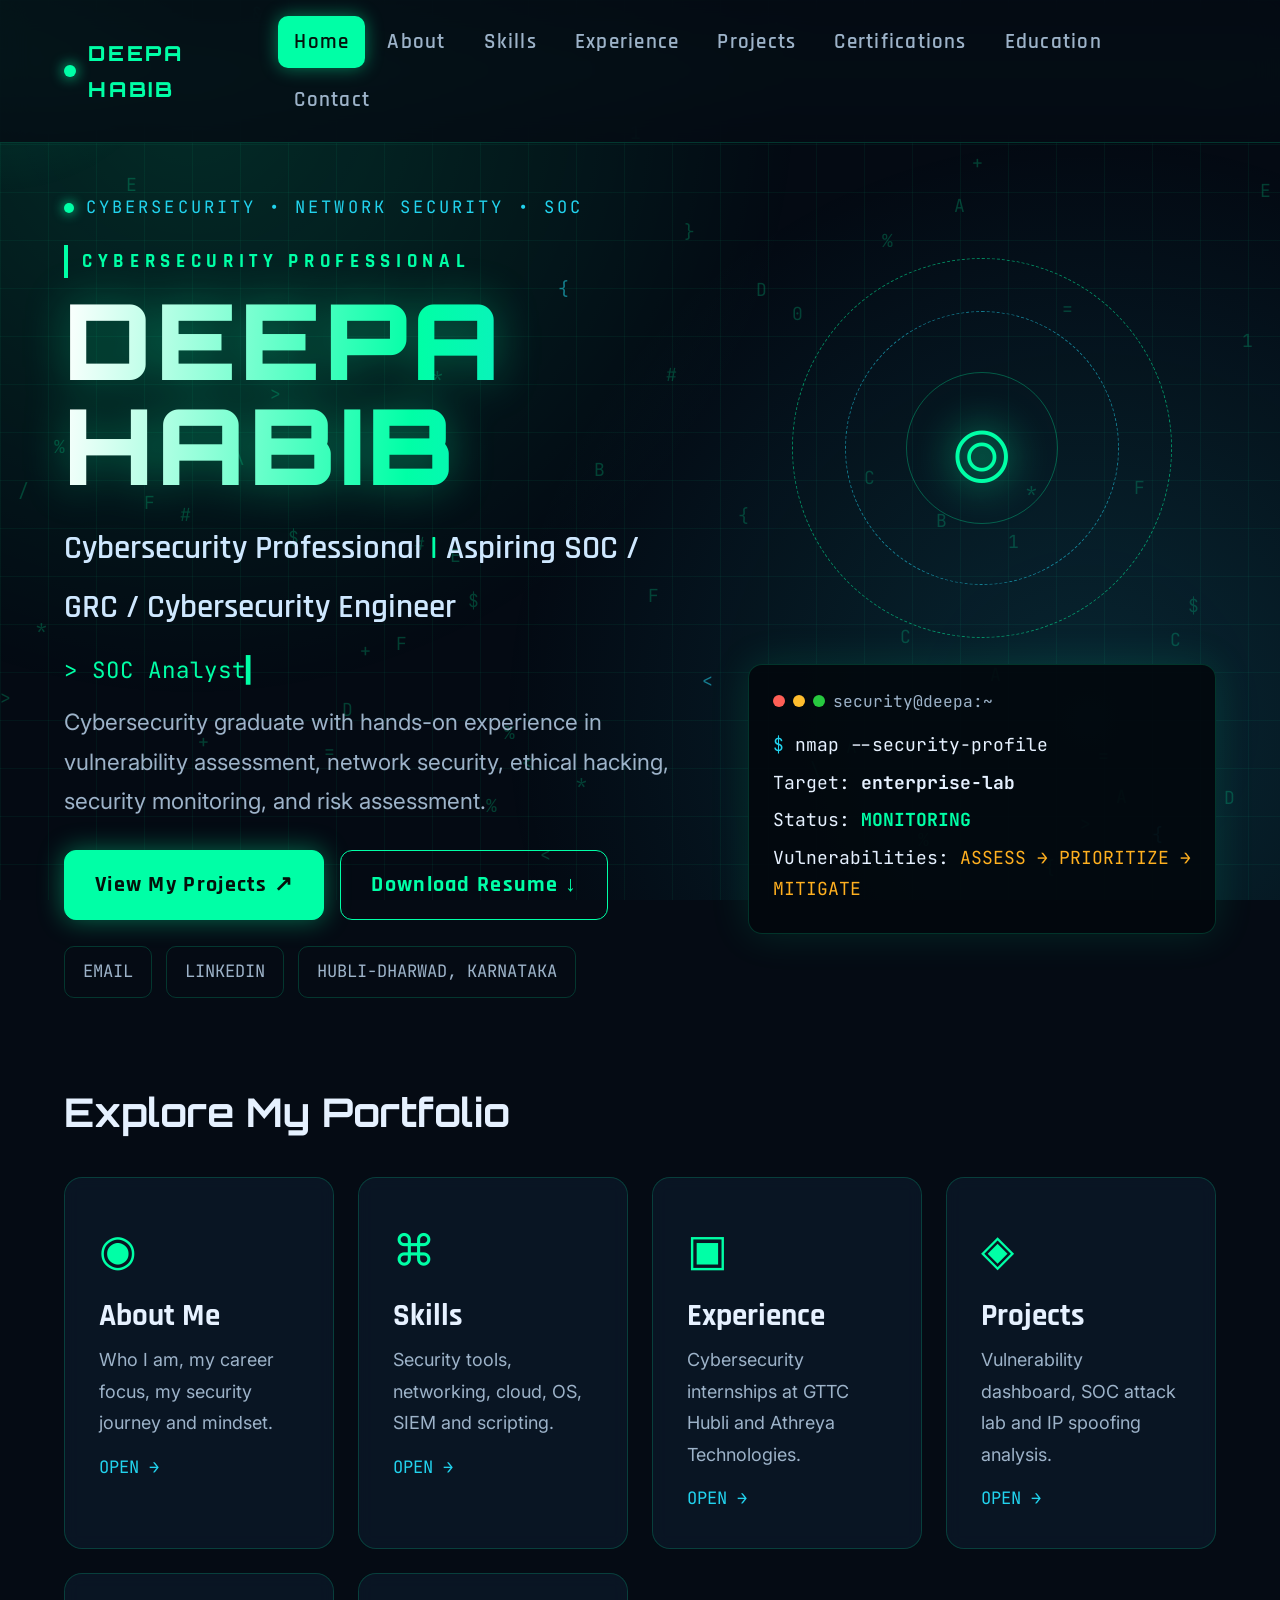
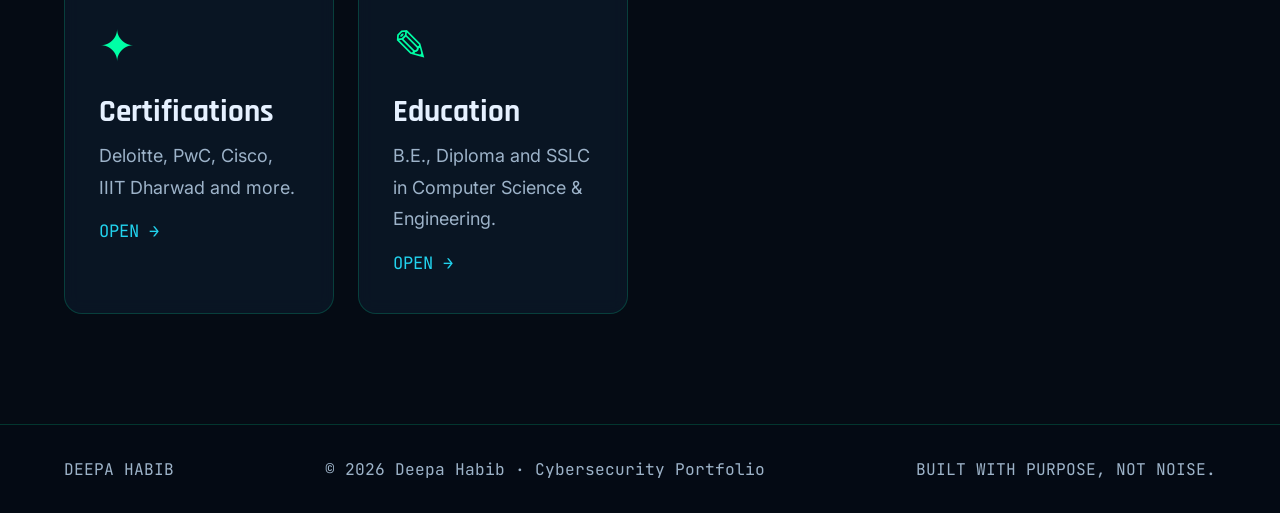
<file: index.html>
<!DOCTYPE html>
<html lang="en">
<head>
  <meta charset="UTF-8">
  <meta name="viewport" content="width=device-width, initial-scale=1.0">
  <meta name="description" content="Deepa Habib — Cybersecurity portfolio">
  <title>Home | Deepa Habib — Cybersecurity Portfolio</title>
  <link rel="preconnect" href="https://fonts.googleapis.com">
  <link rel="preconnect" href="https://fonts.gstatic.com" crossorigin>
  <link href="https://fonts.googleapis.com/css2?family=Inter:wght@400;500;600;700&family=JetBrains+Mono:wght@400;500;600&family=Orbitron:wght@500;700;800;900&family=Rajdhani:wght@500;600;700&display=swap" rel="stylesheet">
  <link rel="stylesheet" href="style.css">
</head>
<body>
  <canvas id="matrix"></canvas>
  <div class="grid-bg"></div>
  <div class="scanline"></div>
  <header class="nav">
    <a class="brand" href="index.html"><span class="brand-dot"></span>DEEPA HABIB</a>
    <button class="menu" aria-label="Toggle menu">☰</button>
    <nav><a href="index.html" class="active">Home</a><a href="about.html">About</a><a href="skills.html">Skills</a><a href="experience.html">Experience</a><a href="projects.html">Projects</a><a href="certifications.html">Certifications</a><a href="education.html">Education</a><a href="contact.html">Contact</a></nav>
  </header>

  <main>
    <section class="hero">
      <div>
        <div class="eyebrow"><span class="pulse"></span> CYBERSECURITY • NETWORK SECURITY • SOC</div>
        <div class="chip">CYBERSECURITY PROFESSIONAL</div>
        <h1>DEEPA HABIB</h1>
        <h2>Cybersecurity Professional <b>|</b> Aspiring SOC / GRC / Cybersecurity Engineer</h2>
        <div class="typing"></div>
        <p class="hero-text">Cybersecurity graduate with hands-on experience in vulnerability assessment, network security, ethical hacking, security monitoring, and risk assessment.</p>
        <div class="actions">
          <a class="btn primary" href="projects.html">View My Projects ↗</a>
          <a class="btn ghost" href="assets/Deepa_Habib_Resume.pdf" target="_blank">Download Resume ↓</a>
        </div>
        <div class="meta-row">
          <a href="mailto:deepahabib6364@gmail.com">EMAIL</a>
          <a href="https://www.linkedin.com/in/deepa-habib-53849b301" target="_blank">LINKEDIN</a>
          <span>HUBLI-DHARWAD, KARNATAKA</span>
        </div>
      </div>
      <div class="visual">
        <div class="orb"><div class="ring r1"></div><div class="ring r2"></div><div class="ring r3"></div><div class="shield">⌾</div></div>
        <div class="terminal">
          <div class="bar"><i></i><i></i><i></i><span>security@deepa:~</span></div>
          <p><span class="cyan">$</span> nmap --security-profile</p>
          <p>Target: <b>enterprise-lab</b></p>
          <p>Status: <strong>MONITORING</strong></p>
          <p>Vulnerabilities: <em>ASSESS → PRIORITIZE → MITIGATE</em></p>
        </div>
      </div>
    </section>
    <section class="explore">
      <h2>Explore My Portfolio</h2>
      <div class="tiles"><a class="card tile" href="about.html"><div class="ic">◉</div><h3>About Me</h3><p>Who I am, my career focus, my security journey and mindset.</p><span class="go">OPEN → </span></a><a class="card tile" href="skills.html"><div class="ic">⌘</div><h3>Skills</h3><p>Security tools, networking, cloud, OS, SIEM and scripting.</p><span class="go">OPEN → </span></a><a class="card tile" href="experience.html"><div class="ic">▣</div><h3>Experience</h3><p>Cybersecurity internships at GTTC Hubli and Athreya Technologies.</p><span class="go">OPEN → </span></a><a class="card tile" href="projects.html"><div class="ic">◈</div><h3>Projects</h3><p>Vulnerability dashboard, SOC attack lab and IP spoofing analysis.</p><span class="go">OPEN → </span></a><a class="card tile" href="certifications.html"><div class="ic">✦</div><h3>Certifications</h3><p>Deloitte, PwC, Cisco, IIIT Dharwad and more.</p><span class="go">OPEN → </span></a><a class="card tile" href="education.html"><div class="ic">✎</div><h3>Education</h3><p>B.E., Diploma and SSLC in Computer Science & Engineering.</p><span class="go">OPEN → </span></a></div>
    </section>
  </main>
  <footer><span>DEEPA HABIB</span><span>© 2026 Deepa Habib · Cybersecurity Portfolio</span><span>BUILT WITH PURPOSE, NOT NOISE.</span></footer>
  <script src="script.js"></script>
</body>
</html>
</file>
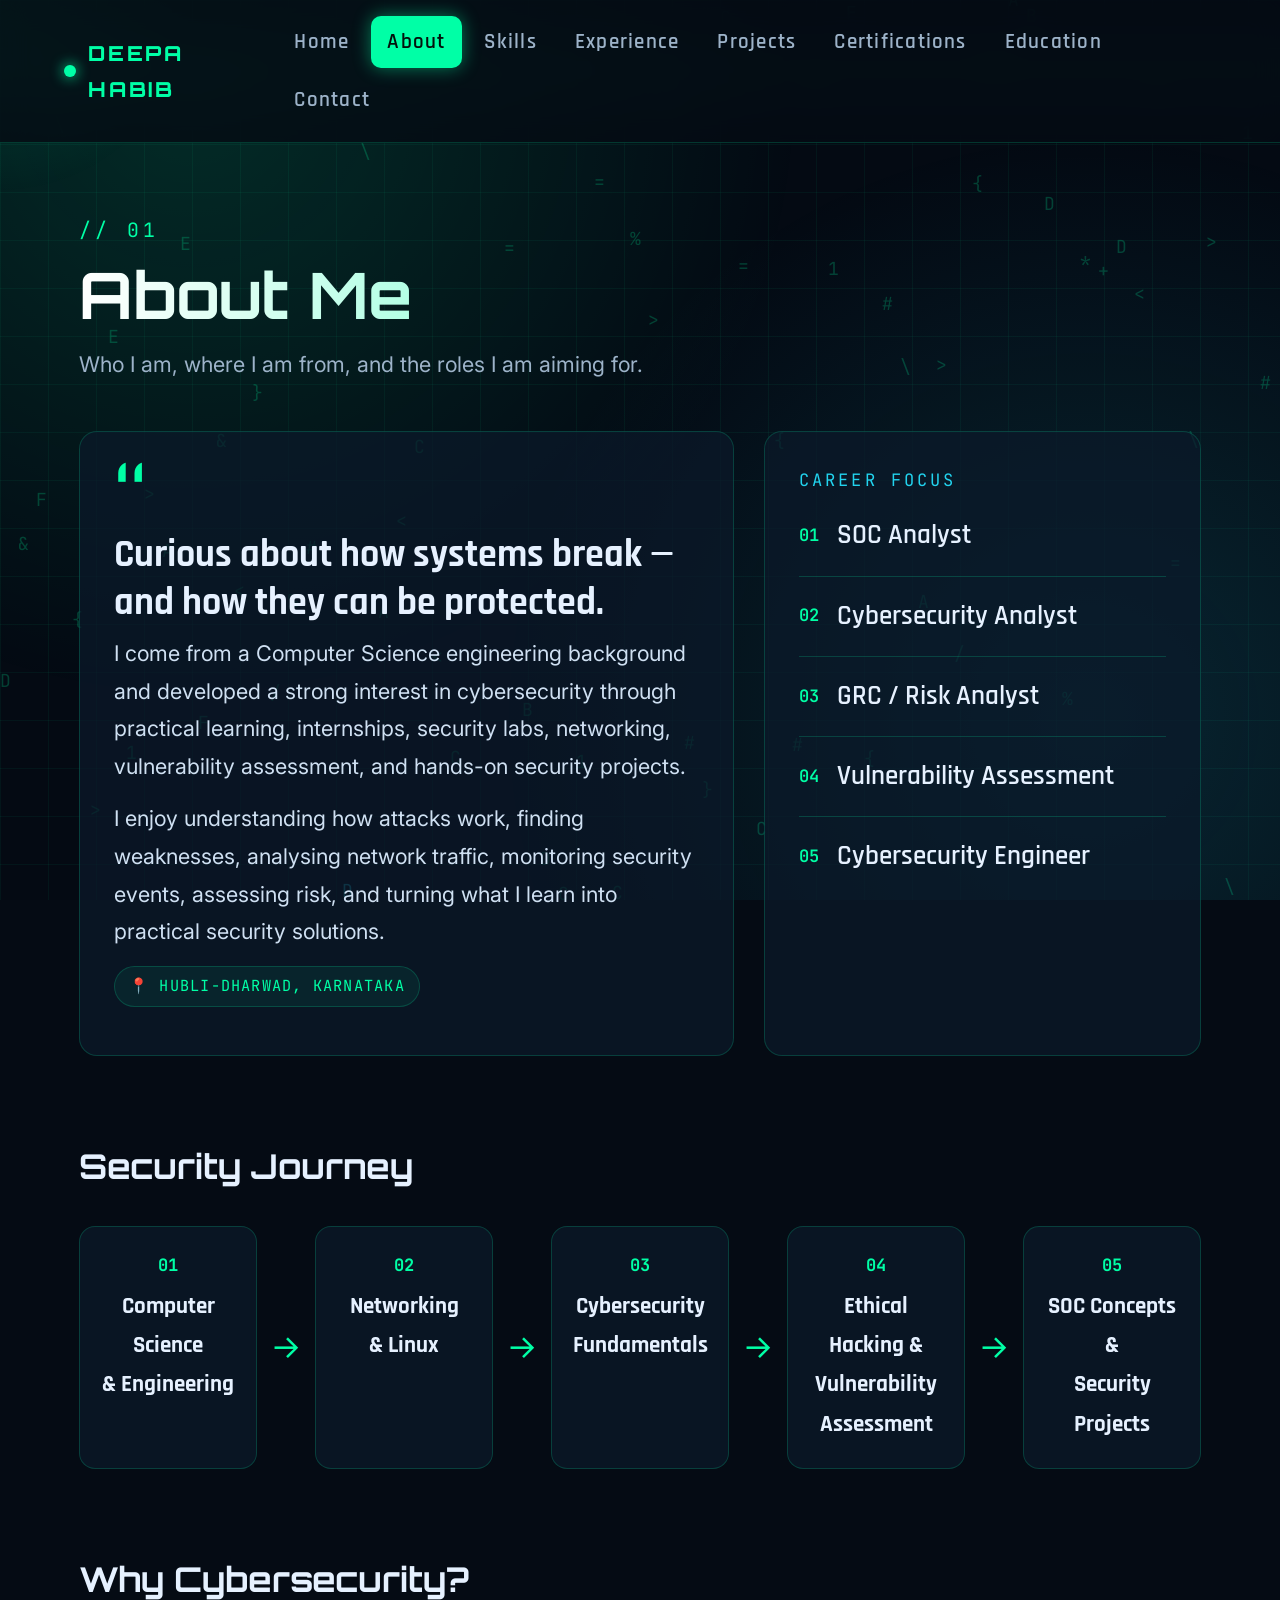
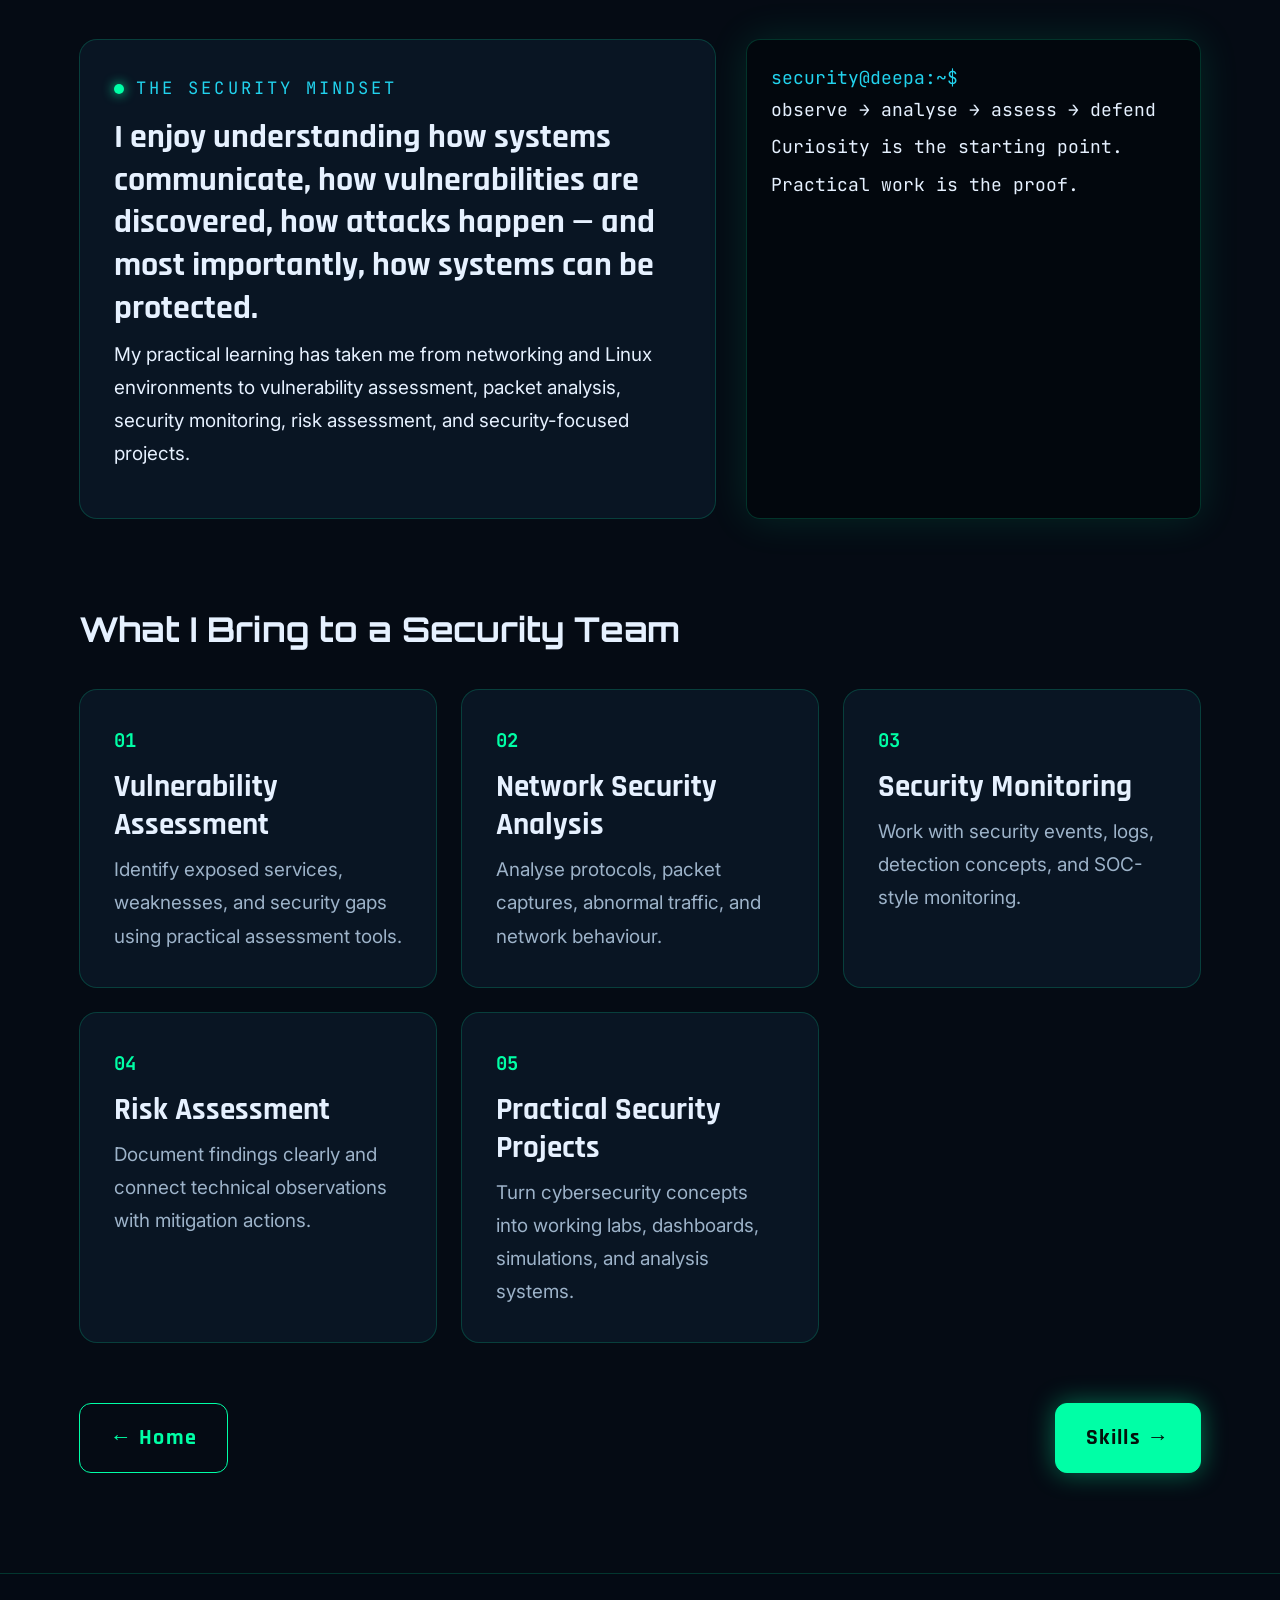
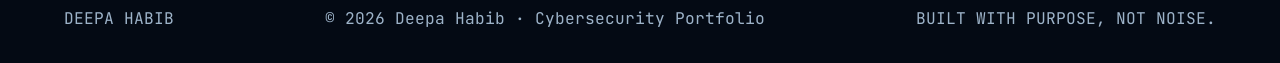
<file: about.html>
<!DOCTYPE html>
<html lang="en">
<head>
  <meta charset="UTF-8">
  <meta name="viewport" content="width=device-width, initial-scale=1.0">
  <meta name="description" content="Deepa Habib — Cybersecurity portfolio">
  <title>About | Deepa Habib — Cybersecurity Portfolio</title>
  <link rel="preconnect" href="https://fonts.googleapis.com">
  <link rel="preconnect" href="https://fonts.gstatic.com" crossorigin>
  <link href="https://fonts.googleapis.com/css2?family=Inter:wght@400;500;600;700&family=JetBrains+Mono:wght@400;500;600&family=Orbitron:wght@500;700;800;900&family=Rajdhani:wght@500;600;700&display=swap" rel="stylesheet">
  <link rel="stylesheet" href="style.css">
</head>
<body>
  <canvas id="matrix"></canvas>
  <div class="grid-bg"></div>
  <div class="scanline"></div>
  <header class="nav">
    <a class="brand" href="index.html"><span class="brand-dot"></span>DEEPA HABIB</a>
    <button class="menu" aria-label="Toggle menu">☰</button>
    <nav><a href="index.html">Home</a><a href="about.html" class="active">About</a><a href="skills.html">Skills</a><a href="experience.html">Experience</a><a href="projects.html">Projects</a><a href="certifications.html">Certifications</a><a href="education.html">Education</a><a href="contact.html">Contact</a></nav>
  </header>

  <main class="page">
    <div class="page-head"><div class="num">// 01</div><h1>About Me</h1><p>Who I am, where I am from, and the roles I am aiming for.</p></div>
    <div class="about-grid">
      <div class="card about-card">
        <div class="quote">“</div>
        <h3>Curious about how systems break — and how they can be protected.</h3>
        <p>I come from a Computer Science engineering background and developed a strong interest in cybersecurity through practical learning, internships, security labs, networking, vulnerability assessment, and hands-on security projects.</p>
        <p>I enjoy understanding how attacks work, finding weaknesses, analysing network traffic, monitoring security events, assessing risk, and turning what I learn into practical security solutions.</p>
        <p><span class="tag">📍 HUBLI-DHARWAD, KARNATAKA</span></p>
      </div>
      <div class="card">
        <div class="eyebrow">CAREER FOCUS</div>
        <div class="focus-item"><span>01</span>SOC Analyst</div><div class="focus-item"><span>02</span>Cybersecurity Analyst</div><div class="focus-item"><span>03</span>GRC / Risk Analyst</div><div class="focus-item"><span>04</span>Vulnerability Assessment</div><div class="focus-item"><span>05</span>Cybersecurity Engineer</div>
      </div>
    </div>

    <h2 class="sub-title">Security Journey</h2>
    <div class="journey"><div><span>01</span>Computer Science<br>& Engineering</div><i>→</i><div><span>02</span>Networking<br>& Linux</div><i>→</i><div><span>03</span>Cybersecurity<br>Fundamentals</div><i>→</i><div><span>04</span>Ethical Hacking &<br>Vulnerability Assessment</div><i>→</i><div><span>05</span>SOC Concepts &<br>Security Projects</div></div>

    <h2 class="sub-title">Why Cybersecurity?</h2>
    <div class="why">
      <div class="card">
        <div class="eyebrow"><span class="pulse"></span> THE SECURITY MINDSET</div>
        <h3>I enjoy understanding how systems communicate, how vulnerabilities are discovered, how attacks happen — and most importantly, how systems can be protected.</h3>
        <p>My practical learning has taken me from networking and Linux environments to vulnerability assessment, packet analysis, security monitoring, risk assessment, and security-focused projects.</p>
      </div>
      <div class="card terminal why-term">
        <span class="cyan">security@deepa:~$</span>
        <p>observe → analyse → assess → defend</p>
        <p class="m">Curiosity is the starting point.</p>
        <p class="m">Practical work is the proof.</p>
      </div>
    </div>

    <h2 class="sub-title">What I Bring to a Security Team</h2>
    <div class="bring-grid"><div class="card"><b>01</b><h3>Vulnerability Assessment</h3><p>Identify exposed services, weaknesses, and security gaps using practical assessment tools.</p></div><div class="card"><b>02</b><h3>Network Security Analysis</h3><p>Analyse protocols, packet captures, abnormal traffic, and network behaviour.</p></div><div class="card"><b>03</b><h3>Security Monitoring</h3><p>Work with security events, logs, detection concepts, and SOC-style monitoring.</p></div><div class="card"><b>04</b><h3>Risk Assessment</h3><p>Document findings clearly and connect technical observations with mitigation actions.</p></div><div class="card"><b>05</b><h3>Practical Security Projects</h3><p>Turn cybersecurity concepts into working labs, dashboards, simulations, and analysis systems.</p></div></div>
    <div class="pager"><a class="btn ghost" href="index.html">← Home</a><a class="btn primary" href="skills.html">Skills →</a></div>
  </main>
  <footer><span>DEEPA HABIB</span><span>© 2026 Deepa Habib · Cybersecurity Portfolio</span><span>BUILT WITH PURPOSE, NOT NOISE.</span></footer>
  <script src="script.js"></script>
</body>
</html>
</file>
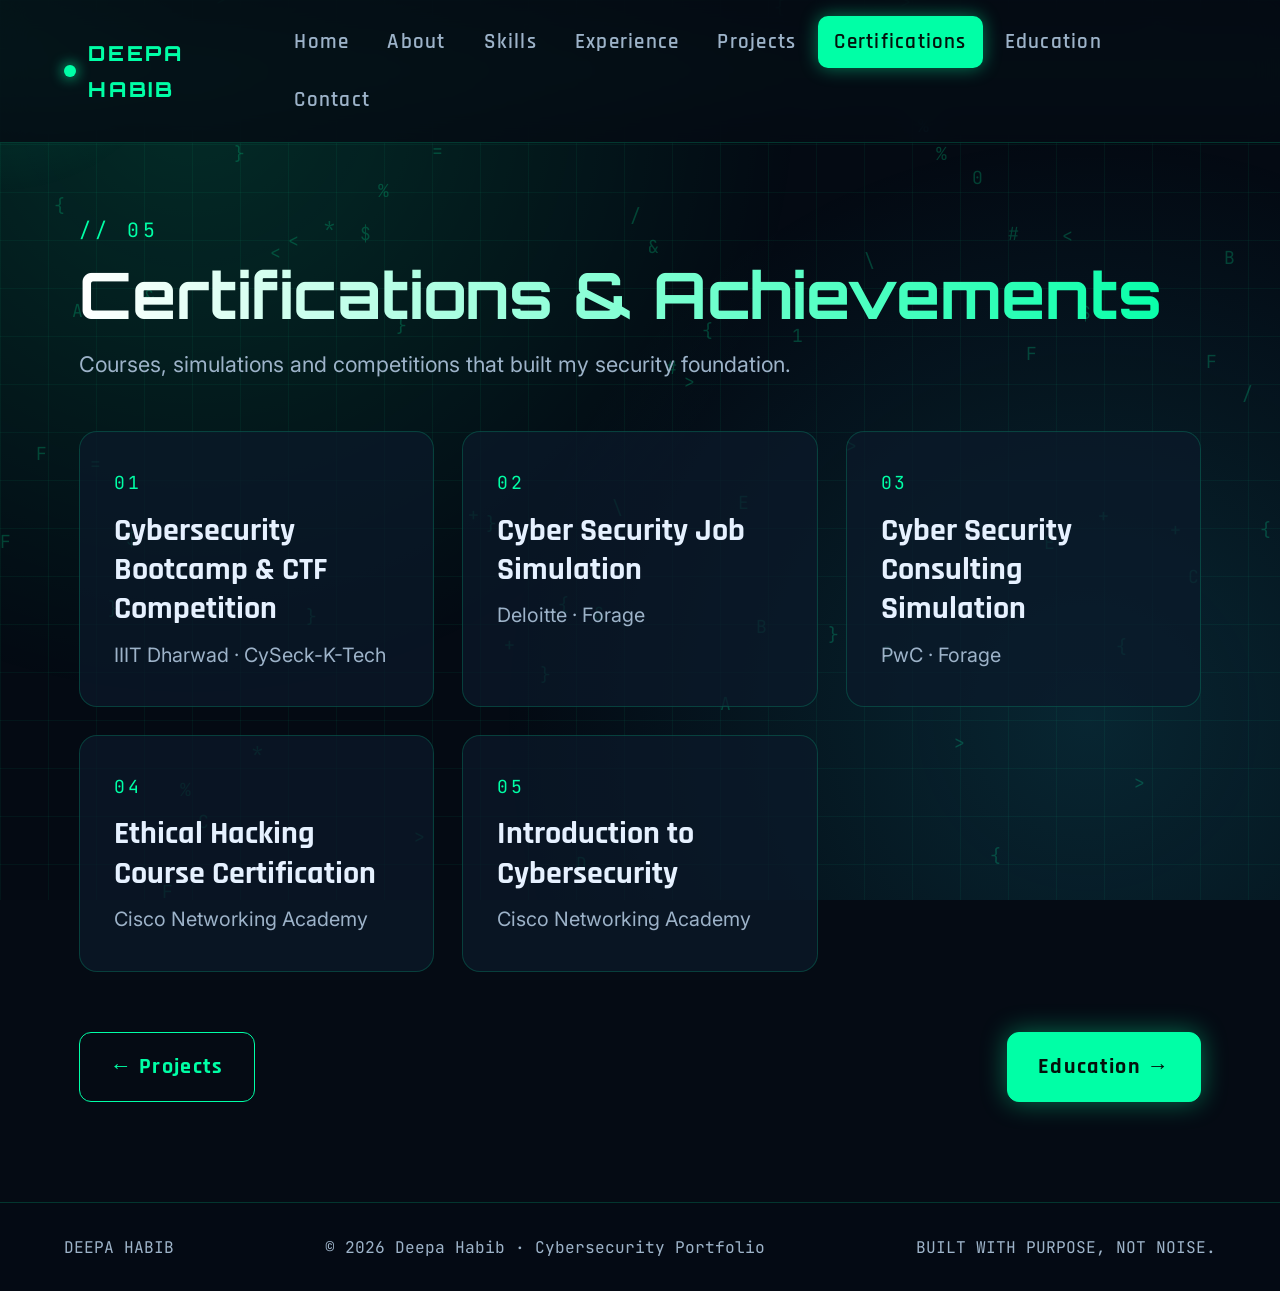
<file: certifications.html>
<!DOCTYPE html>
<html lang="en">
<head>
  <meta charset="UTF-8">
  <meta name="viewport" content="width=device-width, initial-scale=1.0">
  <meta name="description" content="Deepa Habib — Cybersecurity portfolio">
  <title>Certifications | Deepa Habib — Cybersecurity Portfolio</title>
  <link rel="preconnect" href="https://fonts.googleapis.com">
  <link rel="preconnect" href="https://fonts.gstatic.com" crossorigin>
  <link href="https://fonts.googleapis.com/css2?family=Inter:wght@400;500;600;700&family=JetBrains+Mono:wght@400;500;600&family=Orbitron:wght@500;700;800;900&family=Rajdhani:wght@500;600;700&display=swap" rel="stylesheet">
  <link rel="stylesheet" href="style.css">
</head>
<body>
  <canvas id="matrix"></canvas>
  <div class="grid-bg"></div>
  <div class="scanline"></div>
  <header class="nav">
    <a class="brand" href="index.html"><span class="brand-dot"></span>DEEPA HABIB</a>
    <button class="menu" aria-label="Toggle menu">☰</button>
    <nav><a href="index.html">Home</a><a href="about.html">About</a><a href="skills.html">Skills</a><a href="experience.html">Experience</a><a href="projects.html">Projects</a><a href="certifications.html" class="active">Certifications</a><a href="education.html">Education</a><a href="contact.html">Contact</a></nav>
  </header>

  <main class="page">
    <div class="page-head"><div class="num">// 05</div><h1>Certifications & Achievements</h1><p>Courses, simulations and competitions that built my security foundation.</p></div>
    <div class="grid3"><article class="card cert"><span class="n">01</span><h3>Cybersecurity Bootcamp & CTF Competition</h3><p>IIIT Dharwad · CySeck-K-Tech</p></article><article class="card cert"><span class="n">02</span><h3>Cyber Security Job Simulation</h3><p>Deloitte · Forage</p></article><article class="card cert"><span class="n">03</span><h3>Cyber Security Consulting Simulation</h3><p>PwC · Forage</p></article><article class="card cert"><span class="n">04</span><h3>Ethical Hacking Course Certification</h3><p>Cisco Networking Academy</p></article><article class="card cert"><span class="n">05</span><h3>Introduction to Cybersecurity</h3><p>Cisco Networking Academy</p></article></div>
    <div class="pager"><a class="btn ghost" href="projects.html">← Projects</a><a class="btn primary" href="education.html">Education →</a></div>
  </main>
  <footer><span>DEEPA HABIB</span><span>© 2026 Deepa Habib · Cybersecurity Portfolio</span><span>BUILT WITH PURPOSE, NOT NOISE.</span></footer>
  <script src="script.js"></script>
</body>
</html>
</file>
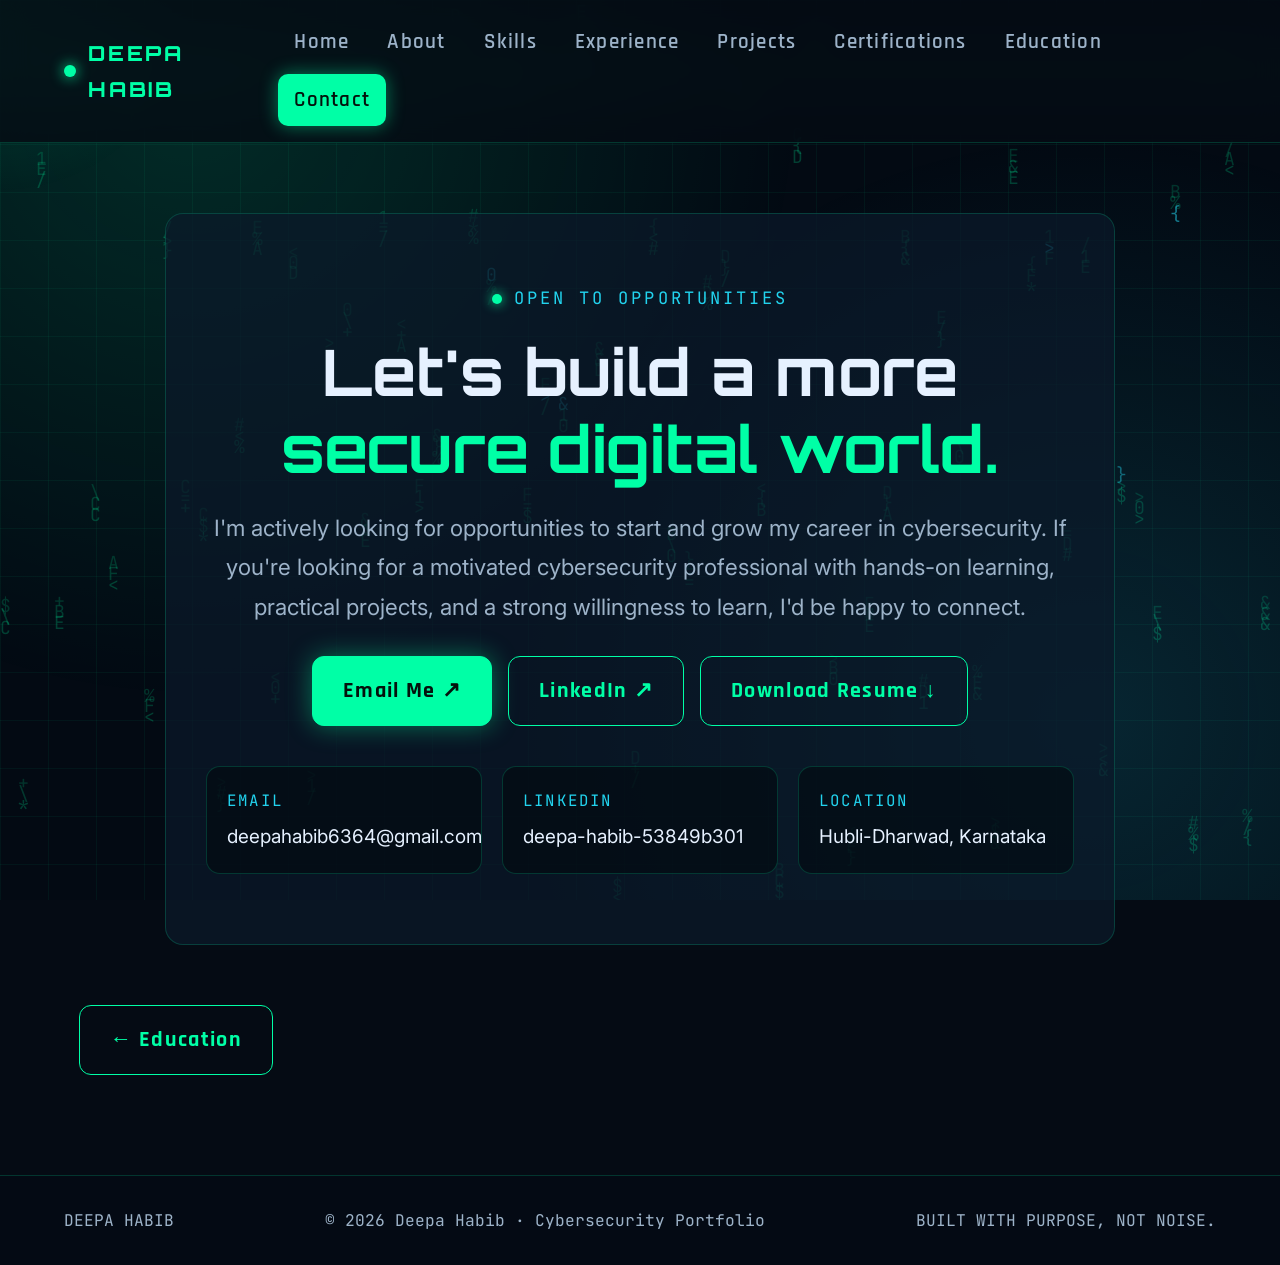
<file: contact.html>
<!DOCTYPE html>
<html lang="en">
<head>
  <meta charset="UTF-8">
  <meta name="viewport" content="width=device-width, initial-scale=1.0">
  <meta name="description" content="Deepa Habib — Cybersecurity portfolio">
  <title>Contact | Deepa Habib — Cybersecurity Portfolio</title>
  <link rel="preconnect" href="https://fonts.googleapis.com">
  <link rel="preconnect" href="https://fonts.gstatic.com" crossorigin>
  <link href="https://fonts.googleapis.com/css2?family=Inter:wght@400;500;600;700&family=JetBrains+Mono:wght@400;500;600&family=Orbitron:wght@500;700;800;900&family=Rajdhani:wght@500;600;700&display=swap" rel="stylesheet">
  <link rel="stylesheet" href="style.css">
</head>
<body>
  <canvas id="matrix"></canvas>
  <div class="grid-bg"></div>
  <div class="scanline"></div>
  <header class="nav">
    <a class="brand" href="index.html"><span class="brand-dot"></span>DEEPA HABIB</a>
    <button class="menu" aria-label="Toggle menu">☰</button>
    <nav><a href="index.html">Home</a><a href="about.html">About</a><a href="skills.html">Skills</a><a href="experience.html">Experience</a><a href="projects.html">Projects</a><a href="certifications.html">Certifications</a><a href="education.html">Education</a><a href="contact.html" class="active">Contact</a></nav>
  </header>

  <main class="page">
    <div class="card contact-box">
      <div class="eyebrow" style="justify-content:center"><span class="pulse"></span> OPEN TO OPPORTUNITIES</div>
      <h1>Let's build a more<br><span>secure digital world.</span></h1>
      <p>I'm actively looking for opportunities to start and grow my career in cybersecurity. If you're looking for a motivated cybersecurity professional with hands-on learning, practical projects, and a strong willingness to learn, I'd be happy to connect.</p>
      <div class="actions">
        <a class="btn primary" href="mailto:deepahabib6364@gmail.com">Email Me ↗</a>
        <a class="btn ghost" href="https://www.linkedin.com/in/deepa-habib-53849b301" target="_blank">LinkedIn ↗</a>
        <a class="btn ghost" href="assets/Deepa_Habib_Resume.pdf" target="_blank">Download Resume ↓</a>
      </div>
      <div class="info">
        <div><small>EMAIL</small><a href="mailto:deepahabib6364@gmail.com">deepahabib6364@gmail.com</a></div>
        <div><small>LINKEDIN</small><a href="https://www.linkedin.com/in/deepa-habib-53849b301" target="_blank">deepa-habib-53849b301</a></div>
        <div><small>LOCATION</small>Hubli-Dharwad, Karnataka</div>
      </div>
    </div>
    <div class="pager"><a class="btn ghost" href="education.html">← Education</a><span></span></div>
  </main>
  <footer><span>DEEPA HABIB</span><span>© 2026 Deepa Habib · Cybersecurity Portfolio</span><span>BUILT WITH PURPOSE, NOT NOISE.</span></footer>
  <script src="script.js"></script>
</body>
</html>
</file>
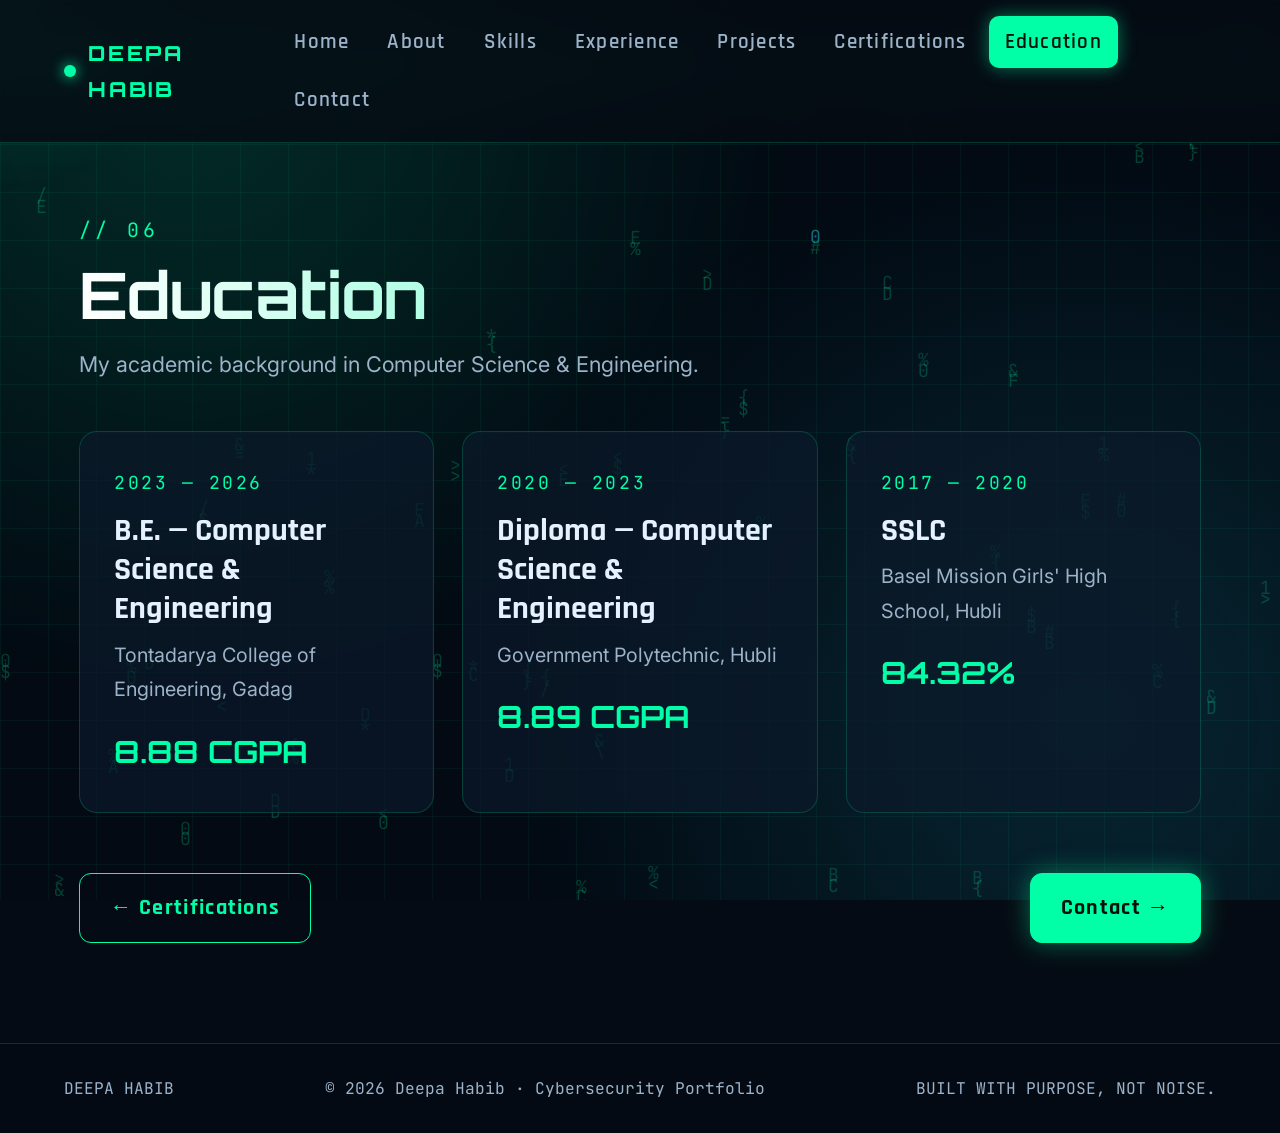
<file: education.html>
<!DOCTYPE html>
<html lang="en">
<head>
  <meta charset="UTF-8">
  <meta name="viewport" content="width=device-width, initial-scale=1.0">
  <meta name="description" content="Deepa Habib — Cybersecurity portfolio">
  <title>Education | Deepa Habib — Cybersecurity Portfolio</title>
  <link rel="preconnect" href="https://fonts.googleapis.com">
  <link rel="preconnect" href="https://fonts.gstatic.com" crossorigin>
  <link href="https://fonts.googleapis.com/css2?family=Inter:wght@400;500;600;700&family=JetBrains+Mono:wght@400;500;600&family=Orbitron:wght@500;700;800;900&family=Rajdhani:wght@500;600;700&display=swap" rel="stylesheet">
  <link rel="stylesheet" href="style.css">
</head>
<body>
  <canvas id="matrix"></canvas>
  <div class="grid-bg"></div>
  <div class="scanline"></div>
  <header class="nav">
    <a class="brand" href="index.html"><span class="brand-dot"></span>DEEPA HABIB</a>
    <button class="menu" aria-label="Toggle menu">☰</button>
    <nav><a href="index.html">Home</a><a href="about.html">About</a><a href="skills.html">Skills</a><a href="experience.html">Experience</a><a href="projects.html">Projects</a><a href="certifications.html">Certifications</a><a href="education.html" class="active">Education</a><a href="contact.html">Contact</a></nav>
  </header>

  <main class="page">
    <div class="page-head"><div class="num">// 06</div><h1>Education</h1><p>My academic background in Computer Science & Engineering.</p></div>
    <div class="grid3"><article class="card edu"><span class="yr">2023 — 2026</span><h3>B.E. — Computer Science & Engineering</h3><p>Tontadarya College of Engineering, Gadag</p><strong>8.88 CGPA</strong></article><article class="card edu"><span class="yr">2020 — 2023</span><h3>Diploma — Computer Science & Engineering</h3><p>Government Polytechnic, Hubli</p><strong>8.89 CGPA</strong></article><article class="card edu"><span class="yr">2017 — 2020</span><h3>SSLC</h3><p>Basel Mission Girls' High School, Hubli</p><strong>84.32%</strong></article></div>
    <div class="pager"><a class="btn ghost" href="certifications.html">← Certifications</a><a class="btn primary" href="contact.html">Contact →</a></div>
  </main>
  <footer><span>DEEPA HABIB</span><span>© 2026 Deepa Habib · Cybersecurity Portfolio</span><span>BUILT WITH PURPOSE, NOT NOISE.</span></footer>
  <script src="script.js"></script>
</body>
</html>
</file>
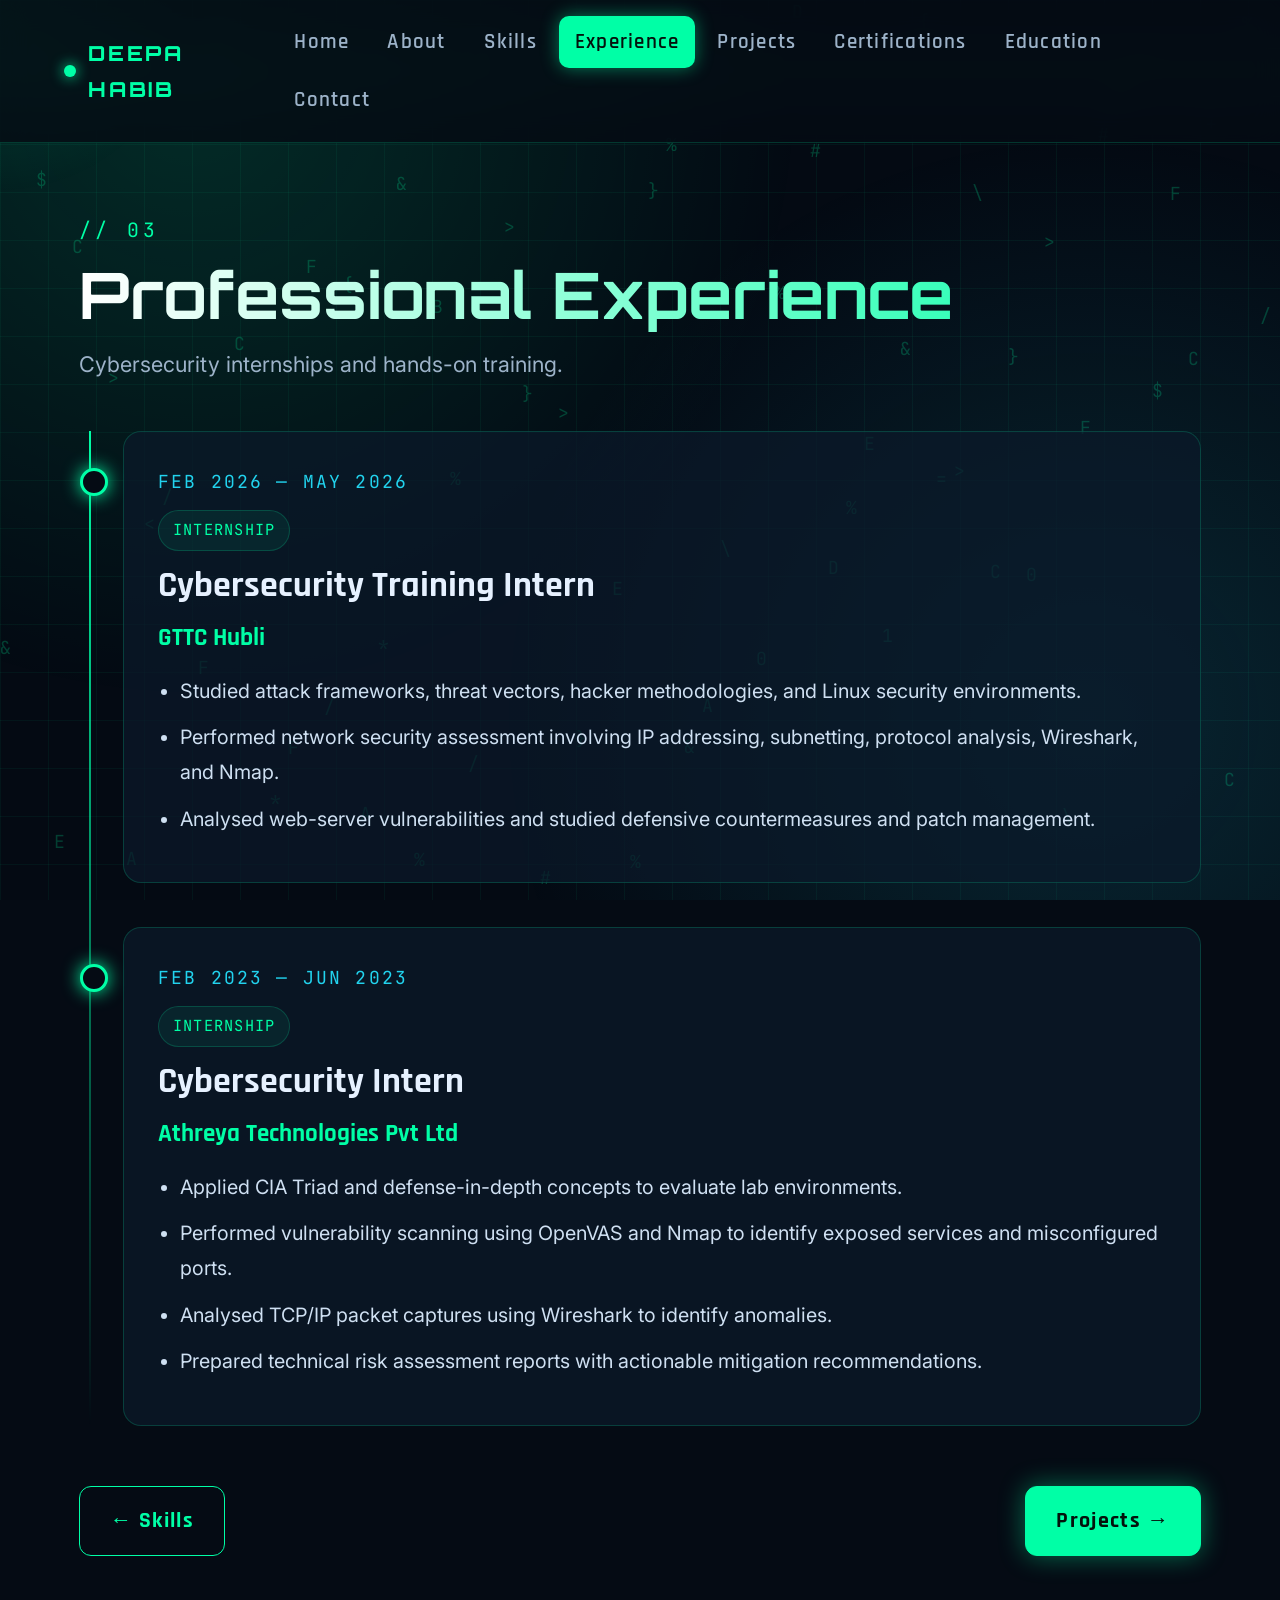
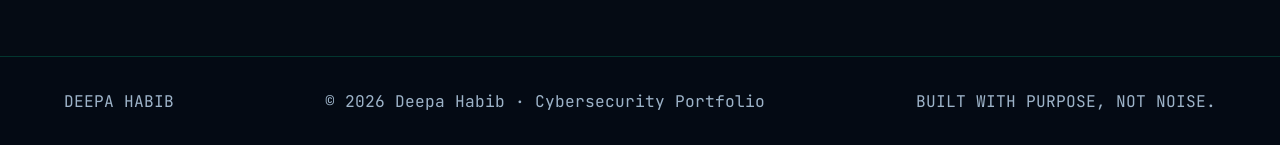
<file: experience.html>
<!DOCTYPE html>
<html lang="en">
<head>
  <meta charset="UTF-8">
  <meta name="viewport" content="width=device-width, initial-scale=1.0">
  <meta name="description" content="Deepa Habib — Cybersecurity portfolio">
  <title>Experience | Deepa Habib — Cybersecurity Portfolio</title>
  <link rel="preconnect" href="https://fonts.googleapis.com">
  <link rel="preconnect" href="https://fonts.gstatic.com" crossorigin>
  <link href="https://fonts.googleapis.com/css2?family=Inter:wght@400;500;600;700&family=JetBrains+Mono:wght@400;500;600&family=Orbitron:wght@500;700;800;900&family=Rajdhani:wght@500;600;700&display=swap" rel="stylesheet">
  <link rel="stylesheet" href="style.css">
</head>
<body>
  <canvas id="matrix"></canvas>
  <div class="grid-bg"></div>
  <div class="scanline"></div>
  <header class="nav">
    <a class="brand" href="index.html"><span class="brand-dot"></span>DEEPA HABIB</a>
    <button class="menu" aria-label="Toggle menu">☰</button>
    <nav><a href="index.html">Home</a><a href="about.html">About</a><a href="skills.html">Skills</a><a href="experience.html" class="active">Experience</a><a href="projects.html">Projects</a><a href="certifications.html">Certifications</a><a href="education.html">Education</a><a href="contact.html">Contact</a></nav>
  </header>

  <main class="page">
    <div class="page-head"><div class="num">// 03</div><h1>Professional Experience</h1><p>Cybersecurity internships and hands-on training.</p></div>
    <div class="timeline"><article class="t-item card"><div class="time">FEB 2026 — MAY 2026</div><span class="tag">INTERNSHIP</span><h3>Cybersecurity Training Intern</h3><h4>GTTC Hubli</h4><ul><li>Studied attack frameworks, threat vectors, hacker methodologies, and Linux security environments.</li><li>Performed network security assessment involving IP addressing, subnetting, protocol analysis, Wireshark, and Nmap.</li><li>Analysed web-server vulnerabilities and studied defensive countermeasures and patch management.</li></ul></article><article class="t-item card"><div class="time">FEB 2023 — JUN 2023</div><span class="tag">INTERNSHIP</span><h3>Cybersecurity Intern</h3><h4>Athreya Technologies Pvt Ltd</h4><ul><li>Applied CIA Triad and defense-in-depth concepts to evaluate lab environments.</li><li>Performed vulnerability scanning using OpenVAS and Nmap to identify exposed services and misconfigured ports.</li><li>Analysed TCP/IP packet captures using Wireshark to identify anomalies.</li><li>Prepared technical risk assessment reports with actionable mitigation recommendations.</li></ul></article></div>
    <div class="pager"><a class="btn ghost" href="skills.html">← Skills</a><a class="btn primary" href="projects.html">Projects →</a></div>
  </main>
  <footer><span>DEEPA HABIB</span><span>© 2026 Deepa Habib · Cybersecurity Portfolio</span><span>BUILT WITH PURPOSE, NOT NOISE.</span></footer>
  <script src="script.js"></script>
</body>
</html>
</file>
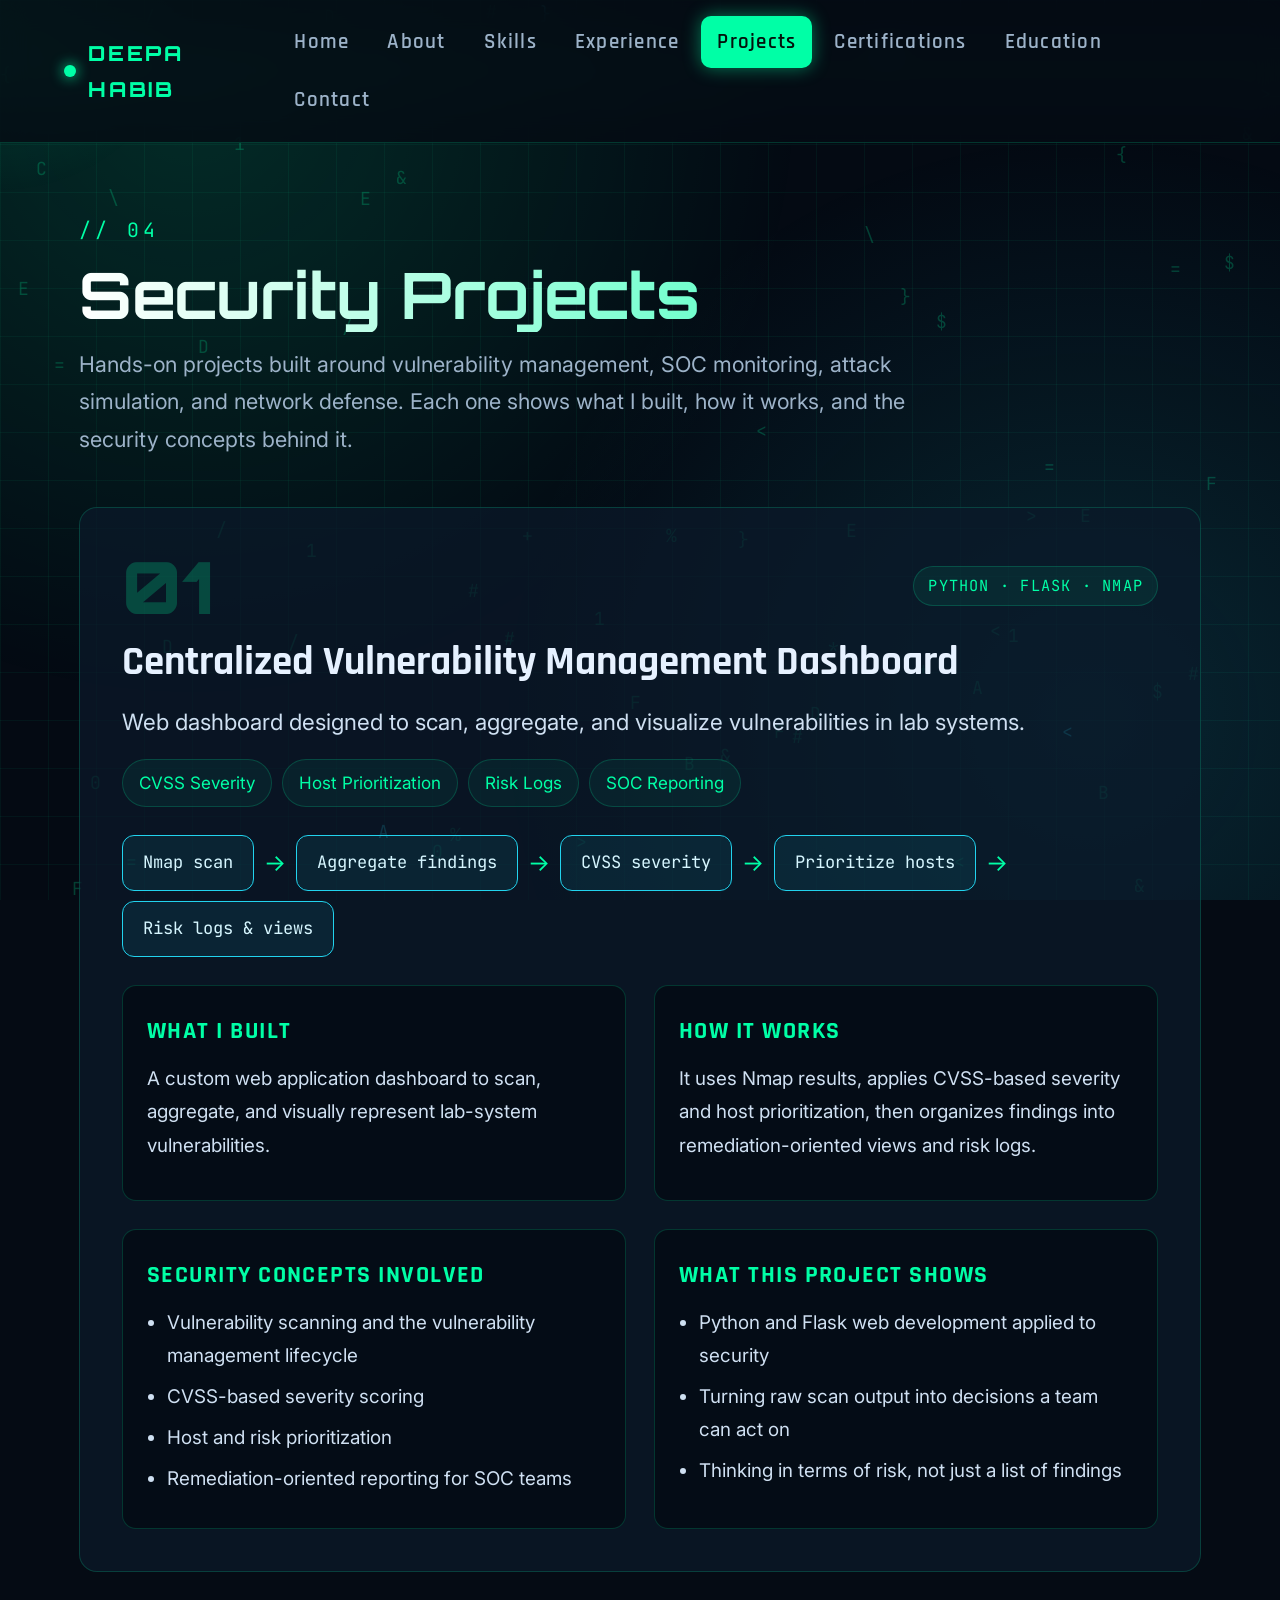
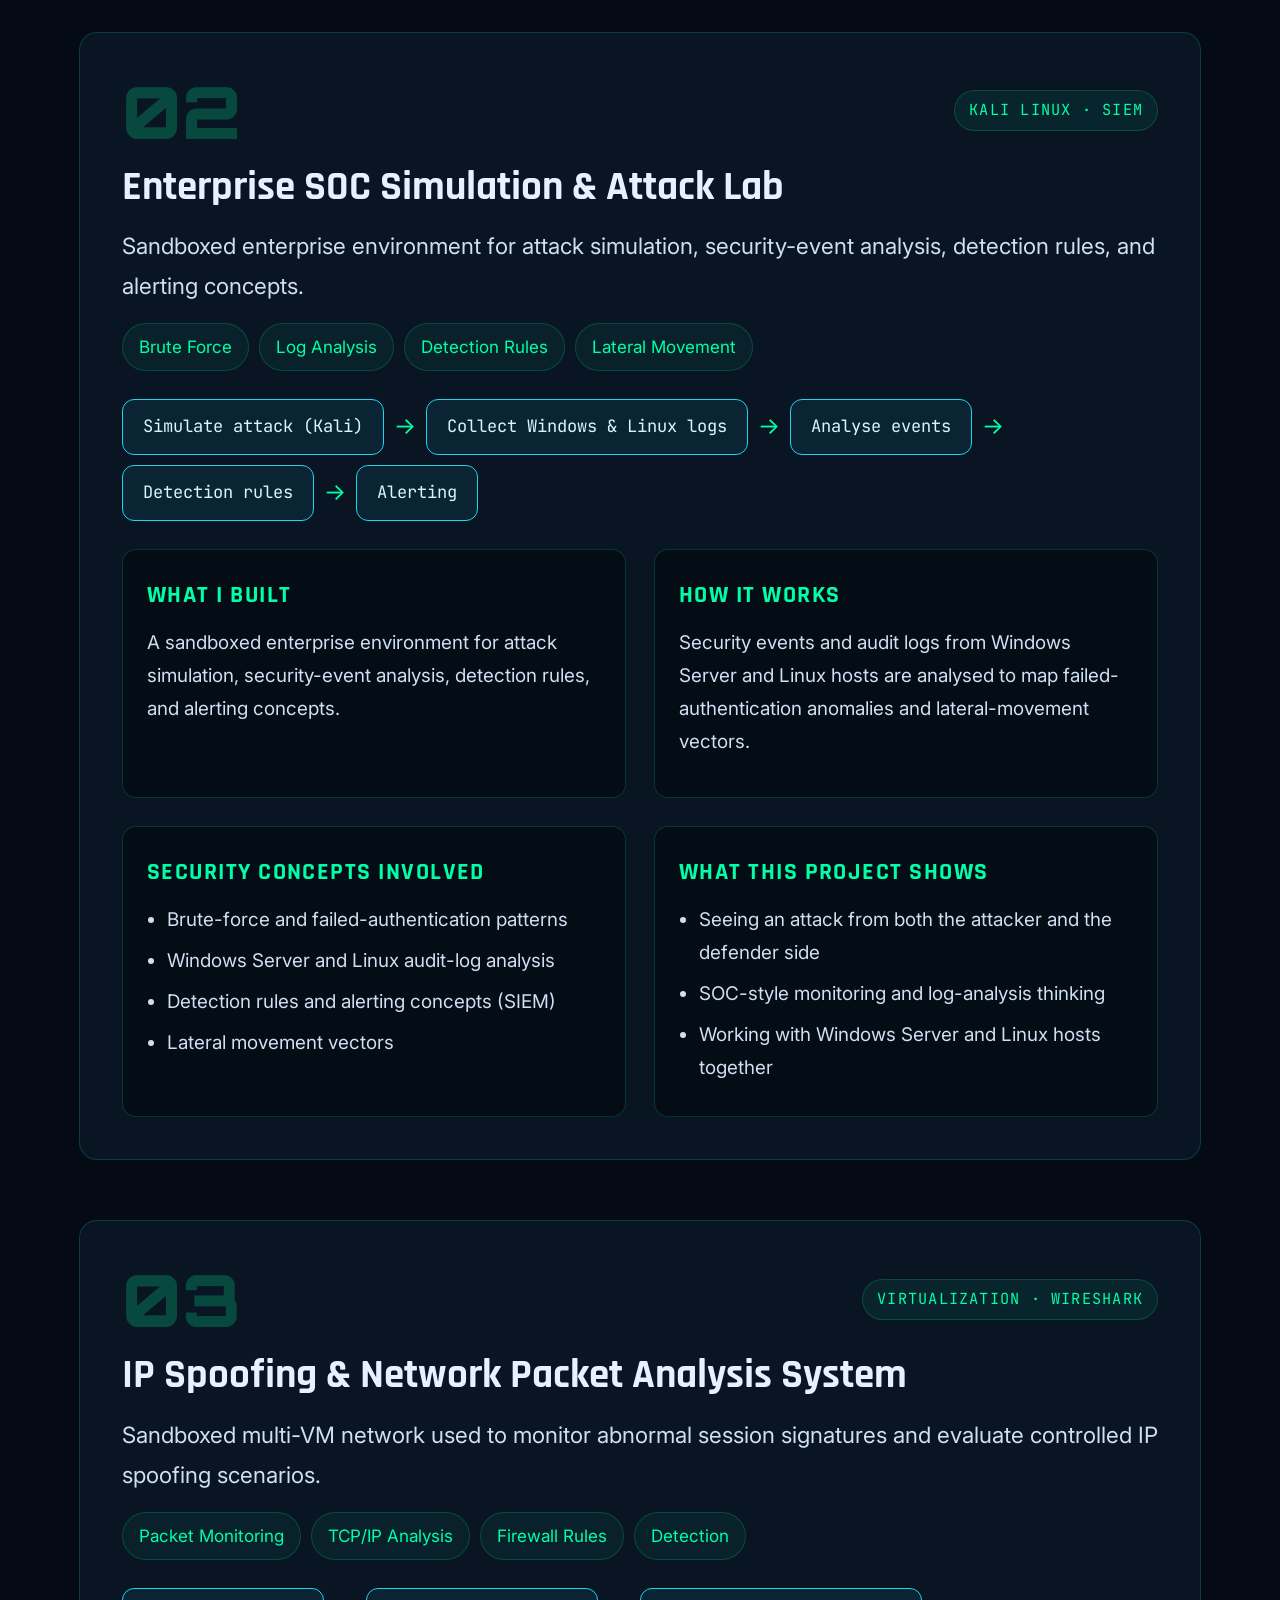
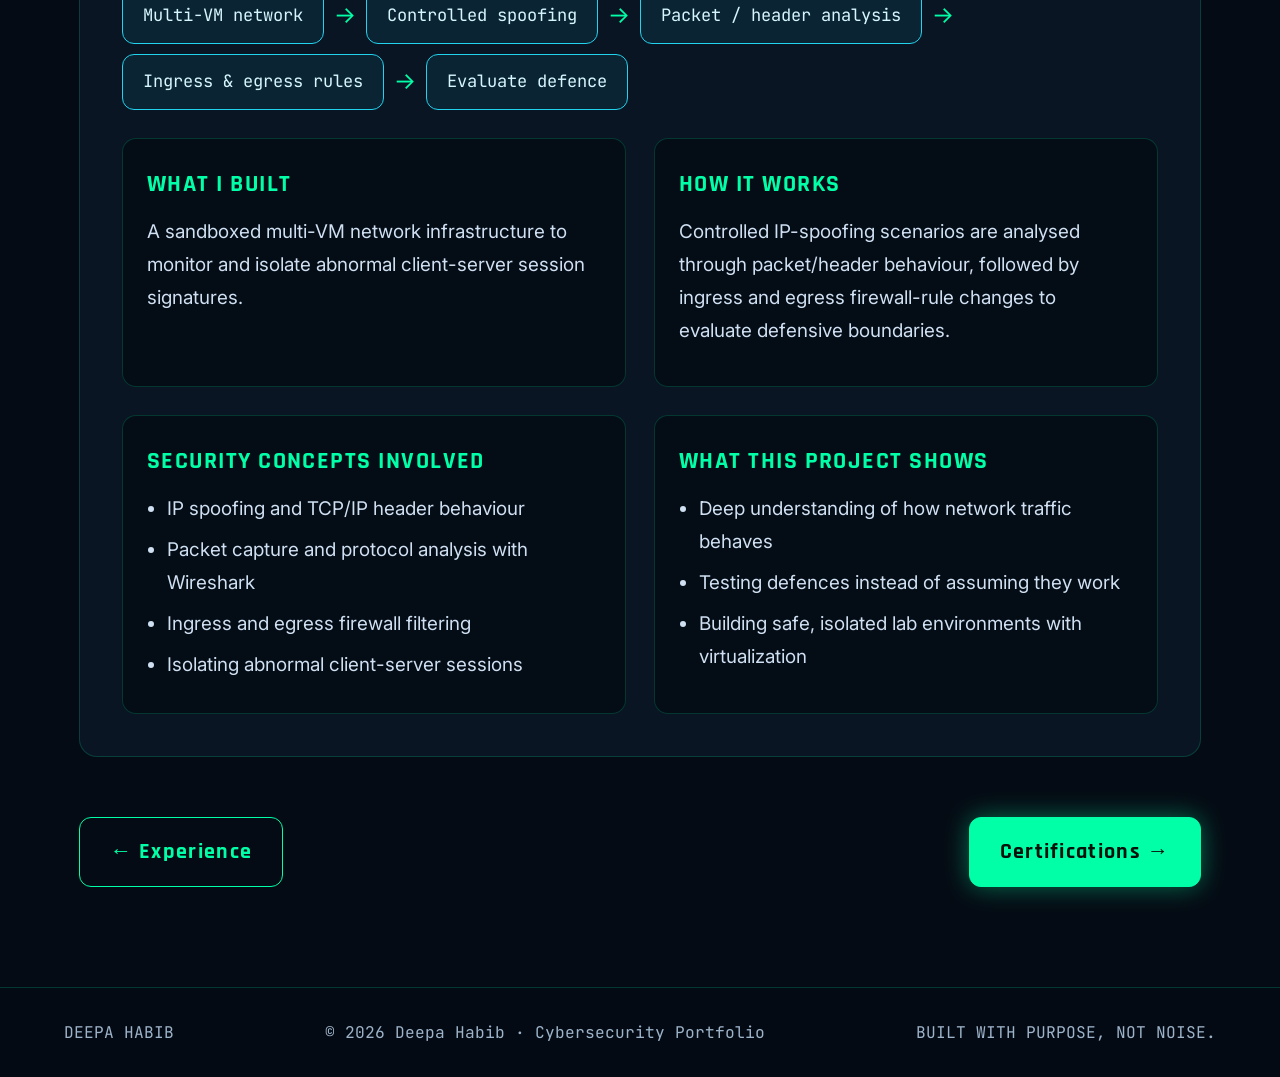
<file: projects.html>
<!DOCTYPE html>
<html lang="en">
<head>
  <meta charset="UTF-8">
  <meta name="viewport" content="width=device-width, initial-scale=1.0">
  <meta name="description" content="Deepa Habib — Cybersecurity portfolio">
  <title>Projects | Deepa Habib — Cybersecurity Portfolio</title>
  <link rel="preconnect" href="https://fonts.googleapis.com">
  <link rel="preconnect" href="https://fonts.gstatic.com" crossorigin>
  <link href="https://fonts.googleapis.com/css2?family=Inter:wght@400;500;600;700&family=JetBrains+Mono:wght@400;500;600&family=Orbitron:wght@500;700;800;900&family=Rajdhani:wght@500;600;700&display=swap" rel="stylesheet">
  <link rel="stylesheet" href="style.css">
</head>
<body>
  <canvas id="matrix"></canvas>
  <div class="grid-bg"></div>
  <div class="scanline"></div>
  <header class="nav">
    <a class="brand" href="index.html"><span class="brand-dot"></span>DEEPA HABIB</a>
    <button class="menu" aria-label="Toggle menu">☰</button>
    <nav><a href="index.html">Home</a><a href="about.html">About</a><a href="skills.html">Skills</a><a href="experience.html">Experience</a><a href="projects.html" class="active">Projects</a><a href="certifications.html">Certifications</a><a href="education.html">Education</a><a href="contact.html">Contact</a></nav>
  </header>

  <main class="page">
    <div class="page-head"><div class="num">// 04</div><h1>Security Projects</h1><p>Hands-on projects built around vulnerability management, SOC monitoring, attack simulation, and network defense. Each one shows what I built, how it works, and the security concepts behind it.</p></div>
    
    <article class="card project">
      <div class="project-top"><span class="pno">01</span><span class="tag">PYTHON · FLASK · NMAP</span></div>
      <h3>Centralized Vulnerability Management Dashboard</h3>
      <p class="lead">Web dashboard designed to scan, aggregate, and visualize vulnerabilities in lab systems.</p>
      <div class="pills"><span>CVSS Severity</span><span>Host Prioritization</span><span>Risk Logs</span><span>SOC Reporting</span></div>
      <div class="flow"><span>Nmap scan</span><i>→</i><span>Aggregate findings</span><i>→</i><span>CVSS severity</span><i>→</i><span>Prioritize hosts</span><i>→</i><span>Risk logs & views</span></div>
      <div class="cols">
        <div class="box"><h4>WHAT I BUILT</h4><p>A custom web application dashboard to scan, aggregate, and visually represent lab-system vulnerabilities.</p></div>
        <div class="box"><h4>HOW IT WORKS</h4><p>It uses Nmap results, applies CVSS-based severity and host prioritization, then organizes findings into remediation-oriented views and risk logs.</p></div>
      </div>
      <div class="cols box-row" style="margin-top:28px">
        <div class="box"><h4>SECURITY CONCEPTS INVOLVED</h4><ul><li>Vulnerability scanning and the vulnerability management lifecycle</li><li>CVSS-based severity scoring</li><li>Host and risk prioritization</li><li>Remediation-oriented reporting for SOC teams</li></ul></div>
        <div class="box"><h4>WHAT THIS PROJECT SHOWS</h4><ul><li>Python and Flask web development applied to security</li><li>Turning raw scan output into decisions a team can act on</li><li>Thinking in terms of risk, not just a list of findings</li></ul></div>
      </div>
    </article>
    <article class="card project">
      <div class="project-top"><span class="pno">02</span><span class="tag">KALI LINUX · SIEM</span></div>
      <h3>Enterprise SOC Simulation & Attack Lab</h3>
      <p class="lead">Sandboxed enterprise environment for attack simulation, security-event analysis, detection rules, and alerting concepts.</p>
      <div class="pills"><span>Brute Force</span><span>Log Analysis</span><span>Detection Rules</span><span>Lateral Movement</span></div>
      <div class="flow"><span>Simulate attack (Kali)</span><i>→</i><span>Collect Windows & Linux logs</span><i>→</i><span>Analyse events</span><i>→</i><span>Detection rules</span><i>→</i><span>Alerting</span></div>
      <div class="cols">
        <div class="box"><h4>WHAT I BUILT</h4><p>A sandboxed enterprise environment for attack simulation, security-event analysis, detection rules, and alerting concepts.</p></div>
        <div class="box"><h4>HOW IT WORKS</h4><p>Security events and audit logs from Windows Server and Linux hosts are analysed to map failed-authentication anomalies and lateral-movement vectors.</p></div>
      </div>
      <div class="cols box-row" style="margin-top:28px">
        <div class="box"><h4>SECURITY CONCEPTS INVOLVED</h4><ul><li>Brute-force and failed-authentication patterns</li><li>Windows Server and Linux audit-log analysis</li><li>Detection rules and alerting concepts (SIEM)</li><li>Lateral movement vectors</li></ul></div>
        <div class="box"><h4>WHAT THIS PROJECT SHOWS</h4><ul><li>Seeing an attack from both the attacker and the defender side</li><li>SOC-style monitoring and log-analysis thinking</li><li>Working with Windows Server and Linux hosts together</li></ul></div>
      </div>
    </article>
    <article class="card project">
      <div class="project-top"><span class="pno">03</span><span class="tag">VIRTUALIZATION · WIRESHARK</span></div>
      <h3>IP Spoofing & Network Packet Analysis System</h3>
      <p class="lead">Sandboxed multi-VM network used to monitor abnormal session signatures and evaluate controlled IP spoofing scenarios.</p>
      <div class="pills"><span>Packet Monitoring</span><span>TCP/IP Analysis</span><span>Firewall Rules</span><span>Detection</span></div>
      <div class="flow"><span>Multi-VM network</span><i>→</i><span>Controlled spoofing</span><i>→</i><span>Packet / header analysis</span><i>→</i><span>Ingress & egress rules</span><i>→</i><span>Evaluate defence</span></div>
      <div class="cols">
        <div class="box"><h4>WHAT I BUILT</h4><p>A sandboxed multi-VM network infrastructure to monitor and isolate abnormal client-server session signatures.</p></div>
        <div class="box"><h4>HOW IT WORKS</h4><p>Controlled IP-spoofing scenarios are analysed through packet/header behaviour, followed by ingress and egress firewall-rule changes to evaluate defensive boundaries.</p></div>
      </div>
      <div class="cols box-row" style="margin-top:28px">
        <div class="box"><h4>SECURITY CONCEPTS INVOLVED</h4><ul><li>IP spoofing and TCP/IP header behaviour</li><li>Packet capture and protocol analysis with Wireshark</li><li>Ingress and egress firewall filtering</li><li>Isolating abnormal client-server sessions</li></ul></div>
        <div class="box"><h4>WHAT THIS PROJECT SHOWS</h4><ul><li>Deep understanding of how network traffic behaves</li><li>Testing defences instead of assuming they work</li><li>Building safe, isolated lab environments with virtualization</li></ul></div>
      </div>
    </article>
    <div class="pager"><a class="btn ghost" href="experience.html">← Experience</a><a class="btn primary" href="certifications.html">Certifications →</a></div>
  </main>
  <footer><span>DEEPA HABIB</span><span>© 2026 Deepa Habib · Cybersecurity Portfolio</span><span>BUILT WITH PURPOSE, NOT NOISE.</span></footer>
  <script src="script.js"></script>
</body>
</html>
</file>
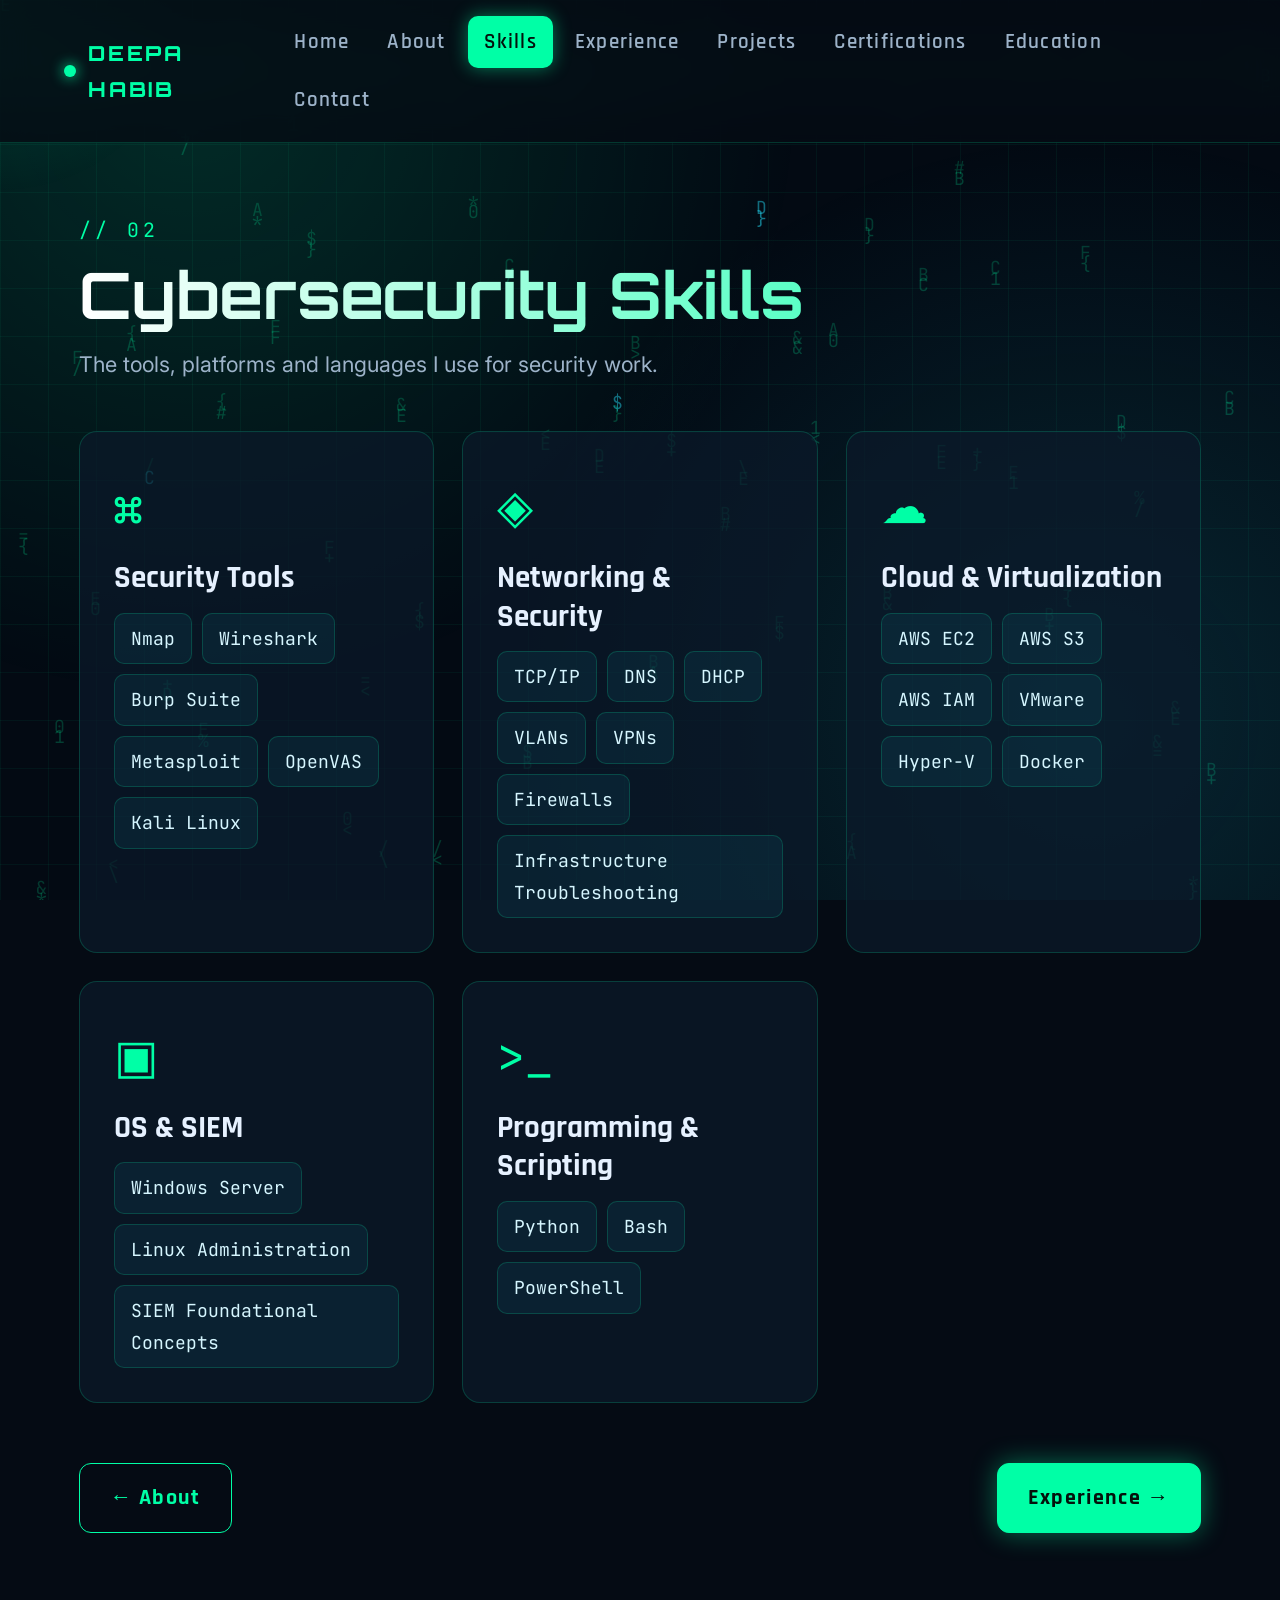
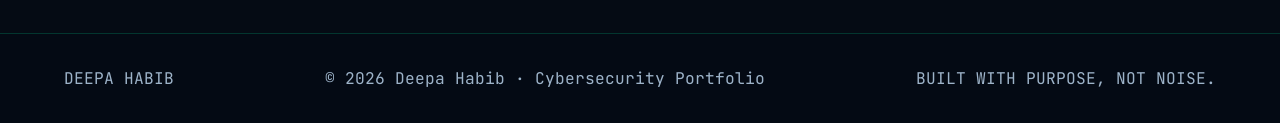
<file: skills.html>
<!DOCTYPE html>
<html lang="en">
<head>
  <meta charset="UTF-8">
  <meta name="viewport" content="width=device-width, initial-scale=1.0">
  <meta name="description" content="Deepa Habib — Cybersecurity portfolio">
  <title>Skills | Deepa Habib — Cybersecurity Portfolio</title>
  <link rel="preconnect" href="https://fonts.googleapis.com">
  <link rel="preconnect" href="https://fonts.gstatic.com" crossorigin>
  <link href="https://fonts.googleapis.com/css2?family=Inter:wght@400;500;600;700&family=JetBrains+Mono:wght@400;500;600&family=Orbitron:wght@500;700;800;900&family=Rajdhani:wght@500;600;700&display=swap" rel="stylesheet">
  <link rel="stylesheet" href="style.css">
</head>
<body>
  <canvas id="matrix"></canvas>
  <div class="grid-bg"></div>
  <div class="scanline"></div>
  <header class="nav">
    <a class="brand" href="index.html"><span class="brand-dot"></span>DEEPA HABIB</a>
    <button class="menu" aria-label="Toggle menu">☰</button>
    <nav><a href="index.html">Home</a><a href="about.html">About</a><a href="skills.html" class="active">Skills</a><a href="experience.html">Experience</a><a href="projects.html">Projects</a><a href="certifications.html">Certifications</a><a href="education.html">Education</a><a href="contact.html">Contact</a></nav>
  </header>

  <main class="page">
    <div class="page-head"><div class="num">// 02</div><h1>Cybersecurity Skills</h1><p>The tools, platforms and languages I use for security work.</p></div>
    <div class="skills-grid"><article class="card skill-card"><div class="icon">⌘</div><h3>Security Tools</h3><div class="chips"><span>Nmap</span><span>Wireshark</span><span>Burp Suite</span><span>Metasploit</span><span>OpenVAS</span><span>Kali Linux</span></div></article><article class="card skill-card"><div class="icon">◈</div><h3>Networking & Security</h3><div class="chips"><span>TCP/IP</span><span>DNS</span><span>DHCP</span><span>VLANs</span><span>VPNs</span><span>Firewalls</span><span>Infrastructure Troubleshooting</span></div></article><article class="card skill-card"><div class="icon">☁</div><h3>Cloud & Virtualization</h3><div class="chips"><span>AWS EC2</span><span>AWS S3</span><span>AWS IAM</span><span>VMware</span><span>Hyper-V</span><span>Docker</span></div></article><article class="card skill-card"><div class="icon">▣</div><h3>OS & SIEM</h3><div class="chips"><span>Windows Server</span><span>Linux Administration</span><span>SIEM Foundational Concepts</span></div></article><article class="card skill-card"><div class="icon">&gt;_</div><h3>Programming & Scripting</h3><div class="chips"><span>Python</span><span>Bash</span><span>PowerShell</span></div></article></div>
    <div class="pager"><a class="btn ghost" href="about.html">← About</a><a class="btn primary" href="experience.html">Experience →</a></div>
  </main>
  <footer><span>DEEPA HABIB</span><span>© 2026 Deepa Habib · Cybersecurity Portfolio</span><span>BUILT WITH PURPOSE, NOT NOISE.</span></footer>
  <script src="script.js"></script>
</body>
</html>
</file>
<file: style.css>
:root{
  --bg:#050b14; --bg2:#0a1624; --card:rgba(12,26,42,.72); --line:rgba(0,255,170,.18);
  --green:#00ffa6; --cyan:#22d3ee; --blue:#3b82f6; --text:#e6f1ff; --muted:#9db3c9; --warn:#ffb020;
  --radius:18px;
}
*{box-sizing:border-box;margin:0;padding:0}
html{scroll-behavior:smooth;font-size:18px}
body{font-family:'Inter',system-ui,sans-serif;background:var(--bg);color:var(--text);line-height:1.75;font-size:1.05rem;min-height:100vh;overflow-x:hidden}
a{color:inherit;text-decoration:none}
#matrix{position:fixed;inset:0;z-index:-3;width:100%;height:100%}
.grid-bg{position:fixed;inset:0;z-index:-2;background:
  radial-gradient(circle at 15% 10%,rgba(0,255,166,.14),transparent 45%),
  radial-gradient(circle at 85% 80%,rgba(34,211,238,.14),transparent 45%),
  linear-gradient(rgba(0,255,166,.05) 1px,transparent 1px),linear-gradient(90deg,rgba(0,255,166,.05) 1px,transparent 1px);
  background-size:auto,auto,48px 48px,48px 48px}
.scanline{position:fixed;left:0;right:0;height:140px;z-index:-1;pointer-events:none;
  background:linear-gradient(transparent,rgba(0,255,166,.06),transparent);animation:scan 7s linear infinite}
@keyframes scan{from{top:-160px}to{top:100%}}

/* NAV */
.nav{position:sticky;top:0;z-index:50;display:flex;align-items:center;justify-content:space-between;padding:16px 5vw;
  background:rgba(5,11,20,.82);backdrop-filter:blur(14px);border-bottom:1px solid var(--line)}
.brand{font-family:'Orbitron',sans-serif;font-weight:800;letter-spacing:.14em;font-size:1.15rem;display:flex;align-items:center;gap:12px;color:var(--green)}
.brand-dot{width:12px;height:12px;border-radius:50%;background:var(--green);box-shadow:0 0 14px var(--green);animation:pulse 2s infinite}
@keyframes pulse{50%{opacity:.4;transform:scale(.8)}}
.nav nav{display:flex;gap:6px;align-items:center;flex-wrap:wrap}
.nav nav a{font-family:'Rajdhani',sans-serif;font-weight:600;font-size:1.15rem;letter-spacing:.06em;padding:8px 16px;border-radius:10px;color:var(--muted);transition:.25s}
.nav nav a:hover{color:var(--green);background:rgba(0,255,166,.08)}
.nav nav a.active{color:#04120c;background:var(--green);box-shadow:0 0 18px rgba(0,255,166,.45)}
.menu{display:none;background:none;border:1px solid var(--line);color:var(--green);font-size:1.6rem;border-radius:10px;padding:4px 14px;cursor:pointer}

/* LAYOUT */
.page{max-width:1250px;margin:0 auto;padding:70px 5vw 100px;animation:pageIn .7s ease both}
@keyframes pageIn{from{opacity:0;transform:translateY(24px)}to{opacity:1;transform:none}}
.page-head{margin-bottom:48px}
.page-head .num{font-family:'JetBrains Mono',monospace;color:var(--green);font-size:1.1rem;letter-spacing:.2em}
.page-head h1{font-family:'Orbitron',sans-serif;font-size:clamp(2.2rem,5vw,3.6rem);line-height:1.15;margin:10px 0 14px;background:linear-gradient(90deg,#fff,var(--green));-webkit-background-clip:text;background-clip:text;color:transparent}
.page-head p{color:var(--muted);font-size:1.2rem;max-width:850px}
.card{background:var(--card);border:1px solid var(--line);border-radius:var(--radius);padding:34px;backdrop-filter:blur(8px);transition:.3s}
.card:hover{border-color:rgba(0,255,166,.55);box-shadow:0 0 34px rgba(0,255,166,.12);transform:translateY(-4px)}
.tag{display:inline-block;font-family:'JetBrains Mono',monospace;font-size:.85rem;letter-spacing:.08em;color:var(--green);border:1px solid var(--line);background:rgba(0,255,166,.07);padding:6px 14px;border-radius:999px}
h3{font-family:'Rajdhani',sans-serif;font-size:1.7rem;line-height:1.25;margin:12px 0 8px}
p{margin-bottom:14px}
.btn{display:inline-flex;align-items:center;gap:10px;font-family:'Rajdhani',sans-serif;font-weight:700;font-size:1.2rem;letter-spacing:.06em;padding:15px 30px;border-radius:12px;border:1px solid var(--green);transition:.25s;cursor:pointer}
.btn.primary{background:var(--green);color:#04120c;box-shadow:0 0 26px rgba(0,255,166,.4)}
.btn.primary:hover{transform:translateY(-3px);box-shadow:0 0 42px rgba(0,255,166,.65)}
.btn.ghost{color:var(--green);background:transparent}
.btn.ghost:hover{background:rgba(0,255,166,.1);transform:translateY(-3px)}
.actions{display:flex;gap:16px;flex-wrap:wrap;margin-top:30px}
.eyebrow{font-family:'JetBrains Mono',monospace;font-size:.95rem;letter-spacing:.18em;color:var(--cyan);display:flex;align-items:center;gap:12px}
.pulse{width:10px;height:10px;border-radius:50%;background:var(--green);box-shadow:0 0 12px var(--green);animation:pulse 1.6s infinite}

/* HOME */
.hero{min-height:calc(100vh - 80px);display:grid;grid-template-columns:1.15fr .85fr;gap:50px;align-items:center;max-width:1350px;margin:0 auto;padding:50px 5vw}
.chip{display:inline-block;margin:22px 0 10px;font-family:'Rajdhani',sans-serif;font-weight:700;letter-spacing:.3em;font-size:1.05rem;color:var(--green);border-left:4px solid var(--green);padding-left:14px}
.hero h1{font-family:'Orbitron',sans-serif;font-weight:900;font-size:clamp(3rem,8.2vw,6.8rem);line-height:1;letter-spacing:.04em;
  background:linear-gradient(95deg,#ffffff 0%,var(--green) 55%,var(--cyan) 100%);-webkit-background-clip:text;background-clip:text;color:transparent;
  filter:drop-shadow(0 0 22px rgba(0,255,166,.35));animation:glitch 6s infinite}
@keyframes glitch{0%,92%,100%{transform:none}93%{transform:translate(3px,-2px)}95%{transform:translate(-3px,2px)}97%{transform:translate(2px,1px)}}
.hero h2{font-family:'Rajdhani',sans-serif;font-weight:600;font-size:clamp(1.4rem,2.6vw,2rem);margin:22px 0 14px;color:#cfe8ff}
.hero h2 b{color:var(--green)}
.typing{font-family:'JetBrains Mono',monospace;color:var(--green);font-size:1.25rem;min-height:2rem;margin-bottom:12px}
.typing::after{content:'▍';animation:blink 1s infinite}
@keyframes blink{50%{opacity:0}}
.hero-text{font-size:1.25rem;color:var(--muted);max-width:720px}
.meta-row{display:flex;gap:14px;flex-wrap:wrap;margin-top:26px;font-family:'JetBrains Mono',monospace;font-size:.95rem}
.meta-row a,.meta-row span{border:1px solid var(--line);padding:10px 18px;border-radius:10px;color:var(--muted);transition:.25s}
.meta-row a:hover{color:var(--green);border-color:var(--green)}
.visual{display:grid;gap:26px;justify-items:center}
.orb{position:relative;width:min(380px,80vw);aspect-ratio:1;display:grid;place-items:center}
.ring{position:absolute;border-radius:50%;border:1.5px dashed rgba(0,255,166,.5);animation:spin 22s linear infinite}
.ring.r1{inset:0}.ring.r2{inset:14%;border-color:rgba(34,211,238,.55);animation-duration:15s;animation-direction:reverse}
.ring.r3{inset:30%;border-style:solid;border-color:rgba(0,255,166,.3);animation-duration:30s}
@keyframes spin{to{transform:rotate(360deg)}}
.shield{font-size:5.5rem;color:var(--green);text-shadow:0 0 40px var(--green);animation:float 4s ease-in-out infinite}
@keyframes float{50%{transform:translateY(-12px)}}
.terminal{width:100%;max-width:470px;background:rgba(3,8,14,.92);border:1px solid var(--line);border-radius:14px;padding:22px 24px;font-family:'JetBrains Mono',monospace;font-size:1rem;box-shadow:0 0 40px rgba(0,255,166,.12)}
.terminal .bar{display:flex;gap:8px;align-items:center;margin-bottom:14px;color:var(--muted);font-size:.9rem}
.terminal .bar i{width:12px;height:12px;border-radius:50%;background:#ff5f56}.terminal .bar i:nth-child(2){background:#ffbd2e}.terminal .bar i:nth-child(3){background:#27c93f}
.terminal p{margin-bottom:6px}.cyan{color:var(--cyan)}.terminal strong{color:var(--green)}.terminal em{color:var(--warn);font-style:normal}

.explore{max-width:1350px;margin:0 auto;padding:30px 5vw 110px}
.explore h2{font-family:'Orbitron',sans-serif;font-size:2.2rem;margin-bottom:30px}
.tiles{display:grid;grid-template-columns:repeat(auto-fit,minmax(260px,1fr));gap:24px}
.tile{display:block}
.tile .ic{font-size:2.4rem;color:var(--green)}
.tile h3{margin-top:10px}
.tile p{color:var(--muted);font-size:1rem;margin:0}
.tile .go{margin-top:14px;display:inline-block;font-family:'JetBrains Mono',monospace;color:var(--cyan);font-size:.95rem}

/* ABOUT */
.about-grid{display:grid;grid-template-columns:1.5fr 1fr;gap:30px}
.about-card h3{font-size:2.1rem}
.about-card p{font-size:1.2rem;color:#cfe0f2}
.quote{font-family:'Orbitron',sans-serif;font-size:5rem;line-height:.6;color:var(--green)}
.focus-item{display:flex;gap:18px;align-items:center;padding:16px 0;border-bottom:1px solid var(--line);font-family:'Rajdhani',sans-serif;font-size:1.5rem;font-weight:600}
.focus-item:last-child{border:none}.focus-item span{font-family:'JetBrains Mono',monospace;font-size:.95rem;color:var(--green)}
.sub-title{font-family:'Orbitron',sans-serif;font-size:1.9rem;margin:80px 0 30px}
.journey{display:flex;gap:14px;align-items:stretch;flex-wrap:wrap}
.journey div{flex:1 1 170px;padding:24px 18px;border:1px solid var(--line);border-radius:16px;background:var(--card);text-align:center;font-family:'Rajdhani',sans-serif;font-size:1.25rem;font-weight:700}
.journey div span{display:block;font-family:'JetBrains Mono',monospace;color:var(--green);font-size:.95rem;margin-bottom:6px}
.journey i{align-self:center;color:var(--green);font-style:normal;font-size:1.8rem}
.why{display:grid;grid-template-columns:1.4fr 1fr;gap:30px}
.why h3{font-size:1.9rem}
.why .term{font-family:'JetBrains Mono',monospace;background:rgba(3,8,14,.92)}
.why .term .m{color:var(--muted)}
.bring-grid{display:grid;grid-template-columns:repeat(auto-fit,minmax(300px,1fr));gap:24px}
.bring-grid b{font-family:'JetBrains Mono',monospace;color:var(--green)}
.bring-grid p{color:var(--muted);margin:0}

/* SKILLS */
.skills-grid{display:grid;grid-template-columns:repeat(auto-fit,minmax(340px,1fr));gap:28px}
.skill-card .icon{font-size:2.6rem;color:var(--green);font-family:'JetBrains Mono',monospace}
.chips{display:flex;flex-wrap:wrap;gap:10px;margin-top:14px}
.chips span{font-family:'JetBrains Mono',monospace;font-size:1rem;padding:9px 16px;border-radius:10px;border:1px solid var(--line);background:rgba(34,211,238,.07);color:#d6f6ff}
.chips span:hover{border-color:var(--green);color:var(--green)}

/* TIMELINE */
.timeline{position:relative;padding-left:44px}
.timeline::before{content:'';position:absolute;left:10px;top:0;bottom:0;width:2px;background:linear-gradient(var(--green),transparent)}
.t-item{position:relative;margin-bottom:44px}
.t-item::before{content:'';position:absolute;left:-44px;top:36px;width:22px;height:22px;border-radius:50%;background:var(--bg);border:3px solid var(--green);box-shadow:0 0 18px var(--green)}
.time{font-family:'JetBrains Mono',monospace;color:var(--cyan);font-size:1rem;letter-spacing:.12em;margin-bottom:12px}
.t-item h3{font-size:2rem}.t-item h4{font-family:'Rajdhani',sans-serif;font-size:1.4rem;color:var(--green);margin-bottom:14px}
.t-item li{margin:0 0 12px 22px;color:#cfe0f2;font-size:1.1rem}

/* PROJECTS */
.project{margin-bottom:60px;padding:42px}
.project-top{display:flex;justify-content:space-between;align-items:center;flex-wrap:wrap;gap:14px}
.pno{font-family:'Orbitron',sans-serif;font-size:4rem;color:rgba(0,255,166,.22);font-weight:900;line-height:1}
.project h3{font-size:2.3rem;margin:14px 0}
.lead{font-size:1.25rem;color:#cfe0f2}
.pills{display:flex;flex-wrap:wrap;gap:10px;margin:18px 0 28px}
.pills span{padding:8px 16px;border-radius:999px;border:1px solid var(--line);font-size:.95rem;color:var(--green);background:rgba(0,255,166,.06)}
.cols{display:grid;grid-template-columns:1fr 1fr;gap:28px}
.box{background:rgba(3,8,14,.6);border:1px solid var(--line);border-radius:14px;padding:24px}
.box h4{font-family:'Rajdhani',sans-serif;font-size:1.35rem;color:var(--green);letter-spacing:.06em;margin-bottom:10px}
.box p,.box li{color:#cfe0f2;font-size:1.05rem}.box ul{margin-left:20px}.box li{margin-bottom:8px}
.flow{display:flex;flex-wrap:wrap;gap:10px;align-items:center;margin:28px 0}
.flow span{padding:12px 20px;border-radius:12px;border:1px solid var(--cyan);color:#d6f6ff;font-family:'JetBrains Mono',monospace;font-size:.95rem;background:rgba(34,211,238,.08)}
.flow i{color:var(--green);font-style:normal;font-size:1.3rem}
.box.full{margin-top:28px}

/* CERTS / EDU */
.grid3{display:grid;grid-template-columns:repeat(auto-fit,minmax(330px,1fr));gap:28px}
.cert .n,.edu .yr{font-family:'JetBrains Mono',monospace;color:var(--green);letter-spacing:.14em;font-size:1rem}
.cert h3,.edu h3{font-size:1.75rem}
.cert p,.edu p{color:var(--muted);font-size:1.1rem;margin:0}
.edu strong{display:inline-block;margin-top:18px;font-family:'Orbitron',sans-serif;font-size:1.7rem;color:var(--green)}

/* CONTACT */
.contact-box{text-align:center;max-width:950px;margin:0 auto;padding:70px 40px}
.contact-box h1{font-family:'Orbitron',sans-serif;font-size:clamp(2.2rem,5vw,3.8rem);line-height:1.2;margin:20px 0}
.contact-box h1 span{color:var(--green)}
.contact-box p{font-size:1.25rem;color:var(--muted)}
.contact-box .actions{justify-content:center}
.info{display:grid;grid-template-columns:repeat(auto-fit,minmax(260px,1fr));gap:20px;margin-top:40px;text-align:left}
.info div{border:1px solid var(--line);border-radius:14px;padding:20px;background:rgba(3,8,14,.55)}
.info small{display:block;font-family:'JetBrains Mono',monospace;color:var(--cyan);letter-spacing:.14em;margin-bottom:6px}
.info a:hover{color:var(--green)}

footer{display:flex;justify-content:space-between;flex-wrap:wrap;gap:12px;padding:30px 5vw;border-top:1px solid var(--line);font-family:'JetBrains Mono',monospace;font-size:.9rem;color:var(--muted);background:rgba(5,11,20,.85)}
.pager{display:flex;justify-content:space-between;margin-top:60px;gap:16px;flex-wrap:wrap}

@media(max-width:980px){
  .hero,.about-grid,.why,.cols{grid-template-columns:1fr}
  .menu{display:block}
  .nav nav{display:none;position:absolute;top:100%;left:0;right:0;flex-direction:column;align-items:stretch;background:rgba(5,11,20,.97);padding:16px 5vw;border-bottom:1px solid var(--line)}
  .nav nav.open{display:flex}
  .journey i{display:none}
  .project{padding:26px}
}
@media(prefers-reduced-motion:reduce){*{animation:none!important;transition:none!important}}

/* Scroll-reveal + cursor glow (dynamic feel) */
.reveal{opacity:0;transform:translateY(34px);transition:opacity .8s ease,transform .8s ease}
.reveal.in{opacity:1;transform:none}
.card.reveal.in:hover{transform:translateY(-4px)}
#glow{position:fixed;width:420px;height:420px;border-radius:50%;pointer-events:none;z-index:-1;left:0;top:0;
  background:radial-gradient(circle,rgba(0,255,166,.13),transparent 65%);transform:translate(-50%,-50%);transition:opacity .3s}
@media(prefers-reduced-motion:reduce){.reveal{opacity:1;transform:none}}
</file>
